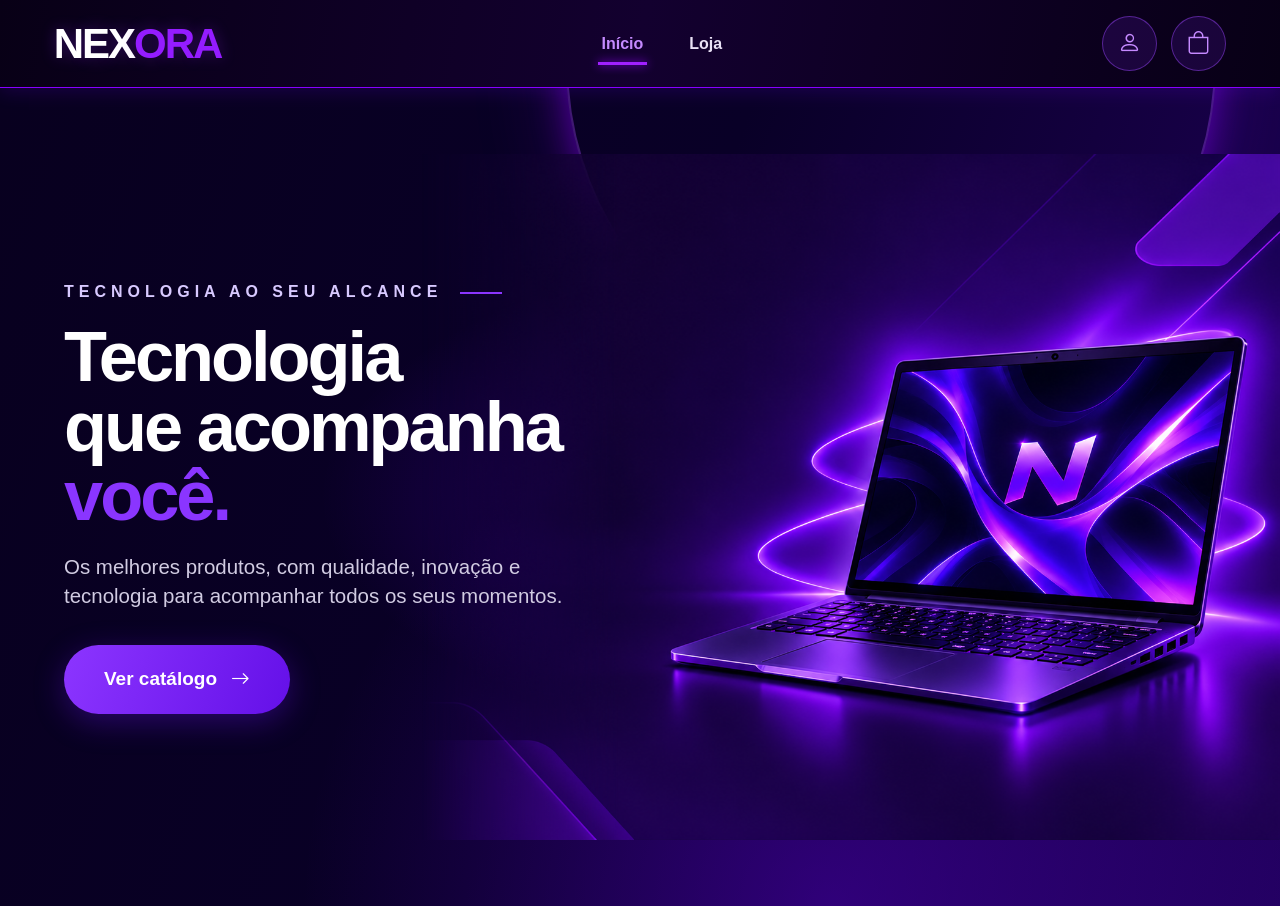
<file: nexora/index.html>
<!DOCTYPE html>
<html lang="pt-br">
<head>
    <meta charset="UTF-8">
    <meta name="viewport" content="width=device-width, initial-scale=1.0">
    <title>NEXORA | Tecnologia ao seu alcance</title>

    <link href="https://cdn.jsdelivr.net/npm/bootstrap@5.3.3/dist/css/bootstrap.min.css" rel="stylesheet">
    <link href="https://cdn.jsdelivr.net/npm/bootstrap-icons@1.11.3/font/bootstrap-icons.min.css" rel="stylesheet">

    <style>
        * {
            margin: 0;
            padding: 0;
            box-sizing: border-box;
        }

        body {
            font-family: Arial, Helvetica, sans-serif;
            overflow-x: hidden;
            background: #080020;
        }

        /* CABEÇALHO NEXORA */

        .navbar-nexora {
            width: 100%;
            min-height: 82px;
            background: linear-gradient(100deg, #080016, #13002f, #080016);
            display: flex;
            align-items: center;
            position: relative;
            z-index: 10;
            padding: 12px 4.2%;
            gap: 25px;
            border-bottom: 1px solid #8700ff;
            box-shadow: 0 3px 18px rgba(112, 0, 255, 0.18);
        }

        .logo-nexora {
            color: #ffffff;
            font-size: 42px;
            font-weight: 900;
            text-decoration: none;
            letter-spacing: -2px;
            white-space: nowrap;
            text-shadow: 0 0 15px rgba(145, 40, 255, 0.3);
            transition: 0.3s;
        }

        .logo-nexora span {
            color: #941cff;
        }

        .logo-nexora:hover {
            color: #d8b5ff;
        }

        .menu-nexora {
            display: flex;
            align-items: center;
            justify-content: center;
            gap: 38px;
            margin: 0 auto;
        }

        .menu-nexora a {
            color: #e9e1f5;
            text-decoration: none;
            font-size: 16px;
            font-weight: 700;
            padding: 12px 4px;
            position: relative;
            transition: 0.3s;
        }

        .menu-nexora a::after {
            content: "";
            position: absolute;
            left: 0;
            bottom: 3px;
            width: 0;
            height: 3px;
            background: #a020ff;
            box-shadow: 0 0 10px #9400ff;
            transition: 0.3s;
        }

        .menu-nexora a:hover,
        .menu-nexora a.ativo {
            color: #c58aff;
        }

        .menu-nexora a:hover::after,
        .menu-nexora a.ativo::after {
            width: 100%;
        }

        .acoes-cabecalho {
            display: flex;
            align-items: center;
            gap: 14px;
        }

        .icone-cabecalho {
            width: 55px;
            height: 55px;
            border-radius: 50%;
            background: rgba(126, 39, 255, 0.15);
            border: 1px solid rgba(158, 72, 255, 0.45);
            color: #c58aff;
            display: flex;
            align-items: center;
            justify-content: center;
            text-decoration: none;
            font-size: 23px;
            transition: 0.3s;
        }

        .icone-cabecalho:hover {
            background: #7100db;
            color: #ffffff;
            border-color: #bd71ff;
            transform: translateY(-3px);
            box-shadow: 0 0 18px rgba(143, 0, 255, 0.6);
        }

        .botao-menu-mobile {
            display: none;
            border: 1px solid #8d28e8;
            background: rgba(126, 39, 255, 0.15);
            color: #c58aff;
            border-radius: 12px;
            padding: 9px 13px;
            font-size: 25px;
        }

        /* BANNER PRINCIPAL */

        .banner-principal {
            min-height: calc(100svh - 82px);
            width: 100%;
            position: relative;
            overflow: hidden;
            display: flex;
            align-items: center;
            background:
                radial-gradient(ellipse at 78% 50%, rgba(105, 0, 255, 0.55), transparent 48%),
                radial-gradient(ellipse at 65% 100%, rgba(91, 0, 210, 0.4), transparent 45%),
                linear-gradient(110deg, #08001f 0%, #090027 48%, #20005c 100%);
        }

        .banner-principal::before {
            content: "";
            position: absolute;
            width: 650px;
            height: 650px;
            right: 5%;
            top: -350px;
            border-radius: 50%;
            border: 2px solid rgba(166, 70, 255, 0.35);
            box-shadow:
                0 0 35px rgba(140, 0, 255, 0.5),
                0 0 90px rgba(140, 0, 255, 0.25);
        }

        .banner-conteudo {
            width: 100%;
            max-width: 1550px;
            margin: 0 auto;
            padding: 65px 5%;
            position: relative;
            z-index: 2;
            display: flex;
            align-items: center;
        }

        .texto-banner {
            width: 49%;
            position: relative;
            z-index: 3;
        }

        .subtitulo-banner {
            color: #d8c9ff;
            font-size: 16px;
            font-weight: 800;
            letter-spacing: 5px;
            margin-bottom: 18px;
        }

        .subtitulo-banner span {
            display: inline-block;
            width: 42px;
            height: 2px;
            background: #8b35ff;
            vertical-align: middle;
            margin-left: 8px;
        }

        .texto-banner h1 {
            color: #ffffff;
            font-size: clamp(48px, 5.5vw, 88px);
            line-height: 0.99;
            font-weight: 900;
            letter-spacing: -3px;
            margin-bottom: 22px;
        }

        .texto-banner h1 span {
            color: #8a35ff;
        }

        .descricao-banner {
            color: #d1cbe2;
            font-size: clamp(17px, 1.6vw, 25px);
            line-height: 1.4;
            max-width: 540px;
            margin-bottom: 35px;
        }

        .botao-catalogo {
            display: inline-flex;
            align-items: center;
            gap: 14px;
            padding: 20px 40px;
            border-radius: 45px;
            background: linear-gradient(110deg, #8c35ff, #6410e8);
            color: #ffffff;
            text-decoration: none;
            font-size: 19px;
            font-weight: 800;
            box-shadow: 0 8px 30px rgba(100, 16, 232, 0.35);
            transition: 0.3s;
        }

        .botao-catalogo:hover {
            color: #ffffff;
            transform: translateY(-4px);
            box-shadow: 0 12px 35px rgba(130, 45, 255, 0.55);
        }

        .imagem-banner {
            position: absolute;
            width: 67%;
            height: 100%;
            right: 0;
            top: 0;
            display: flex;
            align-items: center;
            justify-content: flex-end;
            pointer-events: none;
        }

        .imagem-banner img {
            width: 100%;
            height: 100%;
            object-fit: contain;
            object-position: center right;
            -webkit-mask-image: linear-gradient(to right, transparent 0%, black 23%);
            mask-image: linear-gradient(to right, transparent 0%, black 23%);
        }

        /* TABLETS */

        @media (max-width: 1100px) {
            .navbar-nexora {
                padding: 12px 3%;
                gap: 15px;
            }

            .logo-nexora {
                font-size: 34px;
            }

            .menu-nexora {
                gap: 20px;
            }

            .texto-banner {
                width: 55%;
            }

            .imagem-banner {
                width: 65%;
            }
        }

        /* CELULARES */

        @media (max-width: 800px) {
            .navbar-nexora {
                min-height: 72px;
                justify-content: space-between;
                flex-wrap: wrap;
            }

            .logo-nexora {
                font-size: 32px;
            }

            .botao-menu-mobile {
                display: block;
                order: 3;
            }

            .menu-nexora {
                display: none;
                width: 100%;
                order: 4;
                flex-direction: column;
                gap: 5px;
                padding: 12px 0;
                margin: 0;
            }

            .menu-nexora.aberto {
                display: flex;
            }

            .menu-nexora a {
                width: 100%;
                text-align: center;
                padding: 12px;
            }

            .acoes-cabecalho {
                gap: 8px;
            }

            .icone-cabecalho {
                width: 43px;
                height: 43px;
                font-size: 19px;
            }

            .banner-principal {
                min-height: calc(100svh - 72px);
            }

            .banner-conteudo {
                min-height: calc(100svh - 72px);
                align-items: flex-start;
                padding: 65px 7% 330px;
            }

            .texto-banner {
                width: 100%;
            }

            .subtitulo-banner {
                font-size: 12px;
                letter-spacing: 3px;
            }

            .texto-banner h1 {
                font-size: clamp(43px, 9vw, 65px);
                letter-spacing: -2px;
            }

            .descricao-banner {
                font-size: 17px;
                max-width: 460px;
            }

            .botao-catalogo {
                padding: 16px 28px;
                font-size: 16px;
            }

            .imagem-banner {
                width: 100%;
                height: 48%;
                top: auto;
                bottom: 0;
            }

            .imagem-banner img {
                -webkit-mask-image: linear-gradient(to bottom, transparent 0%, black 25%);
                mask-image: linear-gradient(to bottom, transparent 0%, black 25%);
            }
        }

        @media (max-width: 420px) {
            .logo-nexora {
                font-size: 28px;
            }

            .acoes-cabecalho {
                gap: 6px;
            }

            .icone-cabecalho {
                width: 39px;
                height: 39px;
                font-size: 17px;
            }

            .banner-conteudo {
                padding-left: 6%;
                padding-right: 6%;
                padding-bottom: 270px;
            }

            .texto-banner h1 {
                font-size: 42px;
            }

            .descricao-banner {
                font-size: 15px;
            }

            .imagem-banner {
                height: 40%;
            }
        }
    </style>
</head>

<body>

    <!-- CABEÇALHO -->
    <header class="navbar-nexora">

        <a href="index.html" class="logo-nexora">NEX<span>ORA</span></a>

        <nav class="menu-nexora" id="menuNexora">
            <a href="index.html" class="ativo">Início</a>
            <a href="catalogo.html">Loja</a>
        </nav>

        <div class="acoes-cabecalho">

            <a href="login.html" class="icone-cabecalho" aria-label="Minha conta">
                <i class="bi bi-person"></i>
            </a>

            <a href="carrinho.html" class="icone-cabecalho" aria-label="Carrinho">
                <i class="bi bi-bag"></i>
            </a>

        </div>

        <button class="botao-menu-mobile" id="botaoMenu" aria-label="Abrir menu">
            <i class="bi bi-list"></i>
        </button>

    </header>

    <!-- BANNER PRINCIPAL -->
    <main>

        <section class="banner-principal">

            <div class="banner-conteudo">

                <div class="texto-banner">

                    <p class="subtitulo-banner">
                        TECNOLOGIA AO SEU ALCANCE <span></span>
                    </p>

                    <h1>
                        Tecnologia<br>
                        que acompanha<br>
                        <span>você.</span>
                    </h1>

                    <p class="descricao-banner">
                        Os melhores produtos, com qualidade,
                        inovação e tecnologia para acompanhar
                        todos os seus momentos.
                    </p>

                    <a href="catalogo.html" class="botao-catalogo">
                        Ver catálogo
                        <i class="bi bi-arrow-right"></i>
                    </a>

                </div>

            </div>

            <div class="imagem-banner">
                <img src="logo.png" alt="Notebook tecnológico da NEXORA">
            </div>

        </section>

    </main>

    <script>
        const botaoMenu = document.getElementById("botaoMenu");
        const menuNexora = document.getElementById("menuNexora");

        botaoMenu.addEventListener("click", function () {
            menuNexora.classList.toggle("aberto");

            const icone = botaoMenu.querySelector("i");

            if (menuNexora.classList.contains("aberto")) {
                icone.classList.remove("bi-list");
                icone.classList.add("bi-x-lg");
            } else {
                icone.classList.remove("bi-x-lg");
                icone.classList.add("bi-list");
            }
        });
    </script>

</body>
</html>
</file>
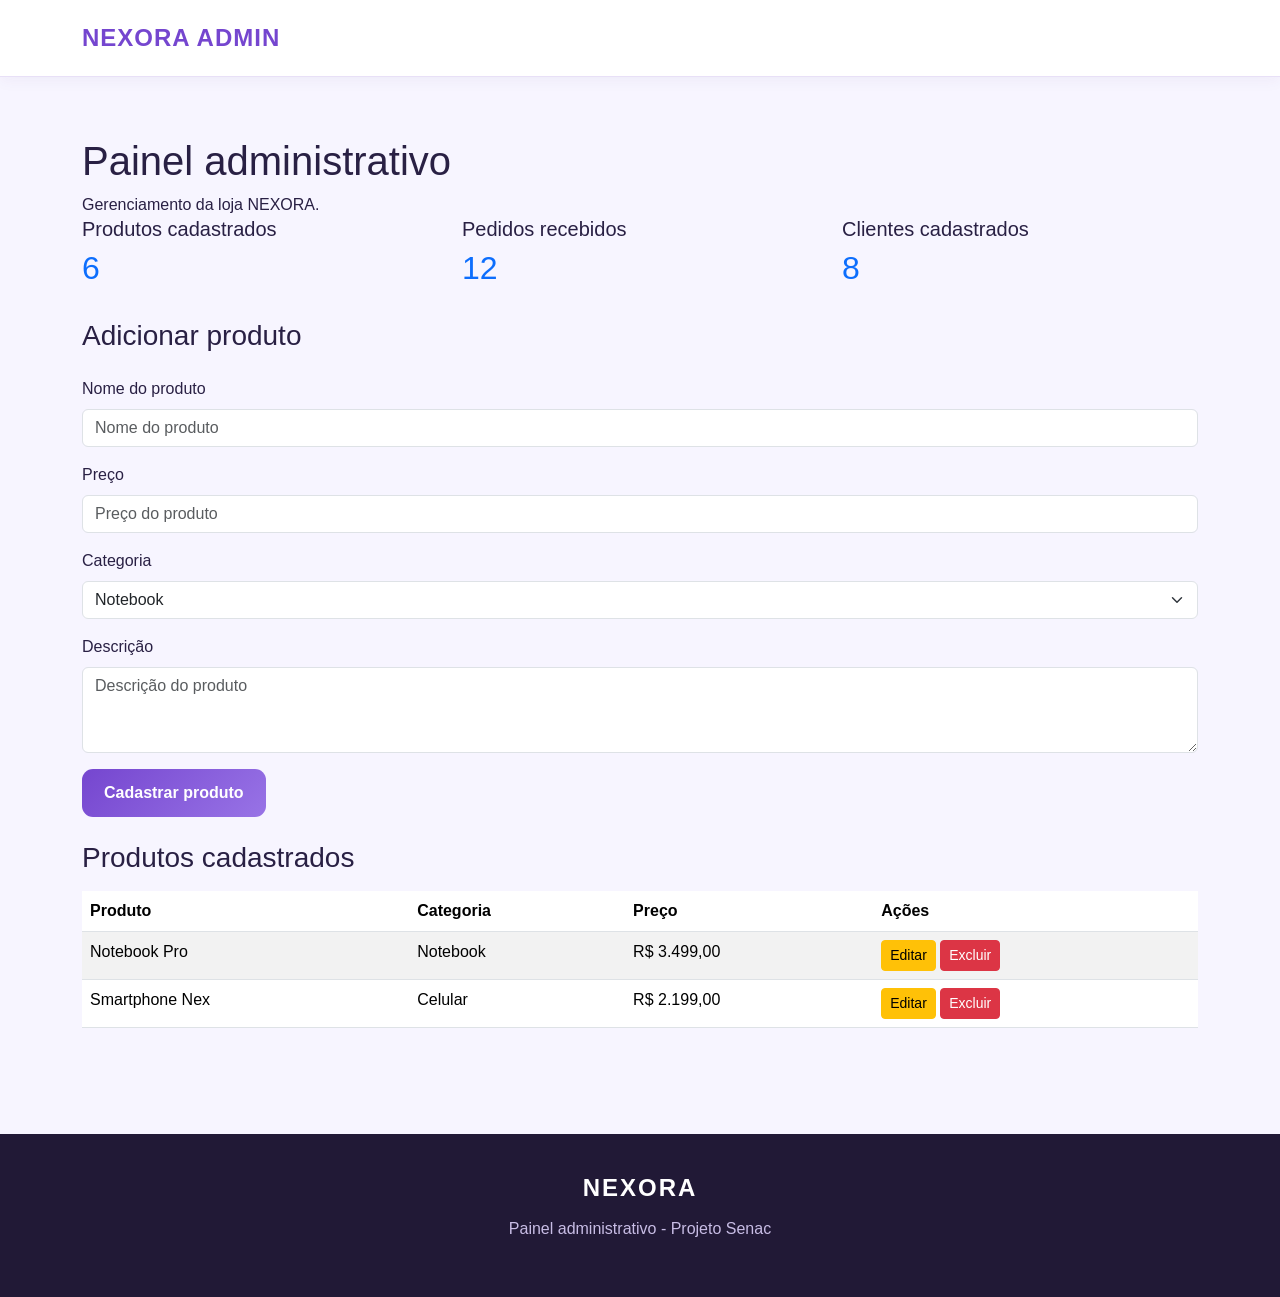
<file: nexora/admin.html>
<!DOCTYPE html>
<html lang="pt-br">
<head>
    <meta charset="UTF-8">
    <meta name="viewport" content="width=device-width, initial-scale=1.0">

    <title>Painel administrativo | NEXORA</title>

    <link href="https://cdn.jsdelivr.net/npm/bootstrap@5.3.3/dist/css/bootstrap.min.css" rel="stylesheet">
    <link rel="stylesheet" href="style.css">
</head>

<body>

    <nav class="navbar navbar-dark navbar-nexora">
        <div class="container">
            <a class="navbar-brand fw-bold" href="index.html">NEXORA ADMIN</a>
            <a class="nav-link text-white" href="index.html">Voltar ao site</a>
        </div>
    </nav>

    <main class="container secao">

        <div class="admin-titulo">
            <h1>Painel administrativo</h1>
            <p class="mb-0">Gerenciamento da loja NEXORA.</p>
        </div>

        <div class="row g-4 mb-4">

            <div class="col-md-4">
                <div class="admin-card">
                    <h5>Produtos cadastrados</h5>
                    <h2 class="text-primary">6</h2>
                </div>
            </div>

            <div class="col-md-4">
                <div class="admin-card">
                    <h5>Pedidos recebidos</h5>
                    <h2 class="text-primary">12</h2>
                </div>
            </div>

            <div class="col-md-4">
                <div class="admin-card">
                    <h5>Clientes cadastrados</h5>
                    <h2 class="text-primary">8</h2>
                </div>
            </div>

        </div>

        <div class="admin-card mb-4">
            <h3>Adicionar produto</h3>

            <form action="#" method="post">

                <label class="form-label mt-3">Nome do produto</label>
                <input type="text" class="form-control" placeholder="Nome do produto">

                <label class="form-label mt-3">Preço</label>
                <input type="number" class="form-control" placeholder="Preço do produto">

                <label class="form-label mt-3">Categoria</label>
                <select class="form-select">
                    <option>Notebook</option>
                    <option>Celular</option>
                </select>

                <label class="form-label mt-3">Descrição</label>
                <textarea class="form-control" rows="3" placeholder="Descrição do produto"></textarea>

                <button type="submit" class="btn btn-nexora mt-3">
                    Cadastrar produto
                </button>

            </form>
        </div>

        <div class="admin-card">
            <h3>Produtos cadastrados</h3>

            <div class="table-responsive mt-3">
                <table class="table table-striped">
                    <thead>
                        <tr>
                            <th>Produto</th>
                            <th>Categoria</th>
                            <th>Preço</th>
                            <th>Ações</th>
                        </tr>
                    </thead>

                    <tbody>
                        <tr>
                            <td>Notebook Pro</td>
                            <td>Notebook</td>
                            <td>R$ 3.499,00</td>
                            <td>
                                <button class="btn btn-sm btn-warning">Editar</button>
                                <button class="btn btn-sm btn-danger">Excluir</button>
                            </td>
                        </tr>

                        <tr>
                            <td>Smartphone Nex</td>
                            <td>Celular</td>
                            <td>R$ 2.199,00</td>
                            <td>
                                <button class="btn btn-sm btn-warning">Editar</button>
                                <button class="btn btn-sm btn-danger">Excluir</button>
                            </td>
                        </tr>
                    </tbody>
                </table>
            </div>
        </div>

    </main>

    <footer class="rodape">
        <div class="container text-center">
            <h4>NEXORA</h4>
            <p>Painel administrativo - Projeto Senac</p>
        </div>
    </footer>

    <script src="https://cdn.jsdelivr.net/npm/bootstrap@5.3.3/dist/js/bootstrap.bundle.min.js"></script>

</body>
</html>
</file>
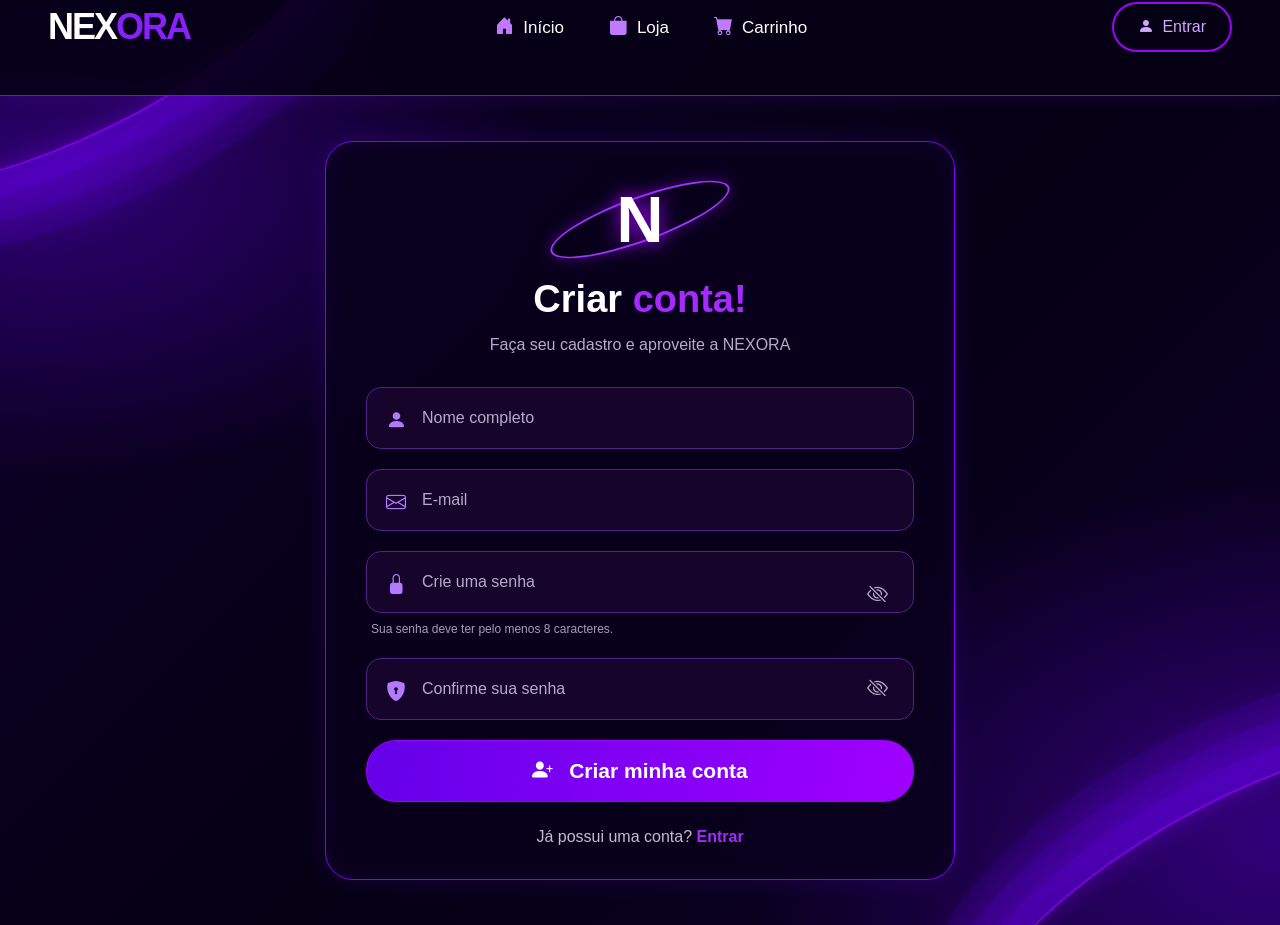
<file: nexora/cadastro.html>
<!DOCTYPE html>
<html lang="pt-br">
<head>
    <meta charset="UTF-8">
    <meta name="viewport" content="width=device-width, initial-scale=1.0">

    <title>Cadastro | NEXORA</title>

    <link href="https://cdn.jsdelivr.net/npm/bootstrap@5.3.3/dist/css/bootstrap.min.css" rel="stylesheet">
    <link rel="stylesheet" href="style.css">
    <link rel="stylesheet" href="https://cdn.jsdelivr.net/npm/bootstrap-icons@1.11.3/font/bootstrap-icons.min.css">

    <style>
        * {
            box-sizing: border-box;
        }

        body {
            margin: 0;
            min-height: 100vh;
            background: #080016;
            color: #fff;
            font-family: Arial, sans-serif;
        }

        .cadastro-page {
            min-height: 100vh;
            position: relative;
            overflow: hidden;
            display: flex;
            flex-direction: column;
            background:
                radial-gradient(ellipse at 5% 20%, rgba(105, 0, 255, .35), transparent 28%),
                radial-gradient(ellipse at 100% 90%, rgba(105, 0, 255, .38), transparent 30%),
                linear-gradient(135deg, #10002b, #050014 55%, #10002b);
        }

        .cadastro-page::before,
        .cadastro-page::after {
            content: "";
            position: absolute;
            width: 650px;
            height: 260px;
            border: 2px solid rgba(145, 0, 255, .8);
            border-radius: 50%;
            transform: rotate(-28deg);
            pointer-events: none;
            filter: drop-shadow(0 0 12px #8500ff);
        }

        .cadastro-page::before {
            top: -130px;
            left: -250px;
            box-shadow:
                0 25px 0 rgba(100, 0, 255, .15),
                0 50px 0 rgba(100, 0, 255, .12),
                0 75px 0 rgba(100, 0, 255, .10);
        }

        .cadastro-page::after {
            right: -300px;
            bottom: -130px;
            box-shadow:
                0 -25px 0 rgba(100, 0, 255, .15),
                0 -50px 0 rgba(100, 0, 255, .12),
                0 -75px 0 rgba(100, 0, 255, .10);
        }

        .cadastro-navbar {
            position: relative;
            z-index: 2;
            min-height: 96px;
            border-bottom: 1px solid #8300ff;
            background: rgba(5, 0, 20, .88);
            box-shadow: 0 2px 15px rgba(125, 0, 255, .15);
        }

        .cadastro-brand {
            color: #fff;
            font-size: 36px;
            font-weight: 800;
            letter-spacing: -2px;
            text-decoration: none;
        }

        .cadastro-brand span {
            color: #8b20ff;
        }

        .cadastro-nav-links {
            display: flex;
            align-items: center;
            gap: 45px;
        }

        .cadastro-nav-links a {
            color: #fff;
            text-decoration: none;
            font-size: 17px;
            transition: .3s;
        }

        .cadastro-nav-links a:hover {
            color: #bd83ff;
        }

        .cadastro-nav-links i {
            color: #c17aff;
            margin-right: 9px;
            font-size: 19px;
        }

        .cadastro-enter-link {
            border: 2px solid #a000ff;
            border-radius: 30px;
            padding: 11px 24px;
            color: #d4a5ff;
            text-decoration: none;
            transition: .3s;
        }

        .cadastro-enter-link:hover {
            background: #7900e8;
            color: white;
            box-shadow: 0 0 18px #7900e8;
        }

        .cadastro-content {
            flex: 1;
            position: relative;
            z-index: 1;
            display: flex;
            align-items: center;
            justify-content: center;
            padding: 45px 20px;
        }

        .cadastro-card {
            width: 100%;
            max-width: 630px;
            padding: 30px 40px;
            border: 1px solid #8500ff;
            border-radius: 28px;
            background: rgba(9, 0, 28, .88);
            box-shadow:
                0 0 25px rgba(112, 0, 255, .18),
                inset 0 0 25px rgba(112, 0, 255, .08);
        }

        .cadastro-symbol {
            width: 115px;
            height: 95px;
            margin: 0 auto 8px;
            display: flex;
            align-items: center;
            justify-content: center;
            position: relative;
        }

        .cadastro-symbol::before {
            content: "";
            position: absolute;
            width: 190px;
            height: 45px;
            border: 2px solid #9d35ff;
            border-radius: 50%;
            transform: rotate(-20deg);
            box-shadow: 0 0 15px rgba(153, 0, 255, .4);
        }

        .cadastro-symbol span {
            position: relative;
            z-index: 1;
            color: #fff;
            font-size: 65px;
            font-weight: 900;
            text-shadow: 0 0 20px #a000ff;
        }

        .cadastro-title {
            text-align: center;
            font-size: 38px;
            font-weight: 800;
            margin: 10px 0;
        }

        .cadastro-title span {
            color: #a52aff;
        }

        .cadastro-subtitle {
            text-align: center;
            color: #b9a9ce;
            font-size: 16px;
            margin-bottom: 30px;
        }

        .cadastro-field {
            position: relative;
            margin-bottom: 20px;
        }

        .cadastro-field > i {
            position: absolute;
            left: 20px;
            top: 19px;
            color: #b17aff;
            font-size: 20px;
            z-index: 1;
        }

        .cadastro-input {
            width: 100%;
            height: 62px;
            padding: 0 55px;
            border: 1px solid #54218a;
            border-radius: 15px;
            outline: none;
            background: rgba(25, 5, 48, .8);
            color: white;
            font-size: 16px;
            transition: .3s;
        }

        .cadastro-input::placeholder {
            color: #b7abc9;
        }

        .cadastro-input:focus {
            border-color: #b13cff;
            box-shadow: 0 0 15px rgba(153, 0, 255, .35);
            background: rgba(42, 5, 80, .75);
            color: white;
        }

        .cadastro-password-toggle {
            position: absolute;
            right: 20px;
            top: 50%;
            transform: translateY(-50%);
            border: none;
            background: transparent;
            color: #b7abc9;
            font-size: 21px;
            cursor: pointer;
        }

        .cadastro-password-toggle:hover {
            color: #d7aaff;
        }

        .cadastro-hint {
            display: block;
            color: #a99bbd;
            font-size: 12px;
            margin: 7px 0 0 5px;
        }

        .cadastro-message {
            color: #ffb5b5;
        }

        .cadastro-button {
            width: 100%;
            height: 62px;
            border: 1px solid #a000ff;
            border-radius: 30px;
            background: linear-gradient(100deg, #6500e9, #a000ff);
            color: white;
            font-size: 21px;
            font-weight: 700;
            transition: .3s;
        }

        .cadastro-button:hover {
            transform: translateY(-2px);
            box-shadow: 0 0 22px rgba(151, 0, 255, .65);
            background: linear-gradient(100deg, #7900ff, #b52cff);
        }

        .cadastro-button i {
            margin-right: 10px;
        }

        .cadastro-login-link {
            text-align: center;
            margin-top: 23px;
            margin-bottom: 0;
            color: #c3bbd1;
        }

        .cadastro-login-link a {
            color: #a52aff;
            text-decoration: none;
            font-weight: 600;
        }

        .cadastro-login-link a:hover {
            color: #d4a5ff;
            text-decoration: underline;
        }

        @media (max-width: 768px) {
            .cadastro-navbar {
                padding: 15px 0;
            }

            .cadastro-brand {
                font-size: 28px;
            }

            .cadastro-nav-links {
                gap: 15px;
                margin-top: 15px;
                justify-content: center;
                flex-wrap: wrap;
            }

            .cadastro-nav-links a {
                font-size: 14px;
            }

            .cadastro-enter-link {
                display: none;
            }

            .cadastro-card {
                padding: 25px 20px;
            }

            .cadastro-title {
                font-size: 30px;
            }

            .cadastro-subtitle {
                font-size: 15px;
            }

            .cadastro-input {
                height: 56px;
                font-size: 15px;
            }
        }
    </style>
</head>

<body>

<div class="cadastro-page">

    <nav class="cadastro-navbar">
        <div class="container-fluid px-4 px-lg-5 d-flex align-items-center justify-content-between flex-wrap">

            <a href="index.html" class="cadastro-brand">
                NEX<span>ORA</span>
            </a>

            <div class="cadastro-nav-links">
                <a href="index.html">
                    <i class="bi bi-house-door-fill"></i>Início
                </a>

                <a href="catalogo.html">
                    <i class="bi bi-bag-fill"></i>Loja
                </a>

                <a href="carrinho.html">
                    <i class="bi bi-cart-fill"></i>Carrinho
                </a>
            </div>

            <a href="login.html" class="cadastro-enter-link">
                <i class="bi bi-person-fill me-2"></i>Entrar
            </a>

        </div>
    </nav>

    <main class="cadastro-content">

        <div class="cadastro-card">

            <div class="cadastro-symbol">
                <span>N</span>
            </div>

            <h1 class="cadastro-title">
                Criar <span>conta!</span>
            </h1>

            <p class="cadastro-subtitle">
                Faça seu cadastro e aproveite a NEXORA
            </p>

            <form id="formCadastro">

                <div class="cadastro-field">
                    <i class="bi bi-person-fill"></i>

                    <input
                        type="text"
                        class="cadastro-input"
                        id="nomeCadastro"
                        placeholder="Nome completo"
                        autocomplete="name"
                        required
                    >
                </div>

                <div class="cadastro-field">
                    <i class="bi bi-envelope"></i>

                    <input
                        type="email"
                        class="cadastro-input"
                        id="emailCadastro"
                        placeholder="E-mail"
                        autocomplete="email"
                        required
                    >
                </div>

                <div class="cadastro-field">
                    <i class="bi bi-lock-fill"></i>

                    <input
                        type="password"
                        class="cadastro-input"
                        id="senhaCadastro"
                        placeholder="Crie uma senha"
                        minlength="8"
                        autocomplete="new-password"
                        required
                    >

                    <button
                        type="button"
                        class="cadastro-password-toggle"
                        data-target="senhaCadastro"
                        aria-label="Mostrar senha"
                    >
                        <i class="bi bi-eye-slash"></i>
                    </button>

                    <small class="cadastro-hint">
                        Sua senha deve ter pelo menos 8 caracteres.
                    </small>
                </div>

                <div class="cadastro-field">
                    <i class="bi bi-shield-lock-fill"></i>

                    <input
                        type="password"
                        class="cadastro-input"
                        id="confirmarSenha"
                        placeholder="Confirme sua senha"
                        autocomplete="new-password"
                        required
                    >

                    <button
                        type="button"
                        class="cadastro-password-toggle"
                        data-target="confirmarSenha"
                        aria-label="Mostrar senha"
                    >
                        <i class="bi bi-eye-slash"></i>
                    </button>
                </div>

                <div id="mensagemCadastro" class="cadastro-message mb-3"></div>

                <button type="submit" class="cadastro-button">
                    <i class="bi bi-person-plus-fill"></i>
                    Criar minha conta
                </button>

            </form>

            <p class="cadastro-login-link">
                Já possui uma conta?
                <a href="login.html">Entrar</a>
            </p>

        </div>

    </main>

</div>

<script src="https://cdn.jsdelivr.net/npm/bootstrap@5.3.3/dist/js/bootstrap.bundle.min.js"></script>
<script src="script.js"></script>

<script>
    document.querySelectorAll(".cadastro-password-toggle").forEach(function(botao) {

        botao.addEventListener("click", function() {

            const campo = document.getElementById(botao.dataset.target);
            const senhaVisivel = campo.type === "text";

            campo.type = senhaVisivel ? "password" : "text";

            botao.innerHTML = senhaVisivel
                ? '<i class="bi bi-eye-slash"></i>'
                : '<i class="bi bi-eye"></i>';

            botao.setAttribute(
                "aria-label",
                senhaVisivel ? "Mostrar senha" : "Ocultar senha"
            );

        });

    });
</script>

</body>
</html>
</file>
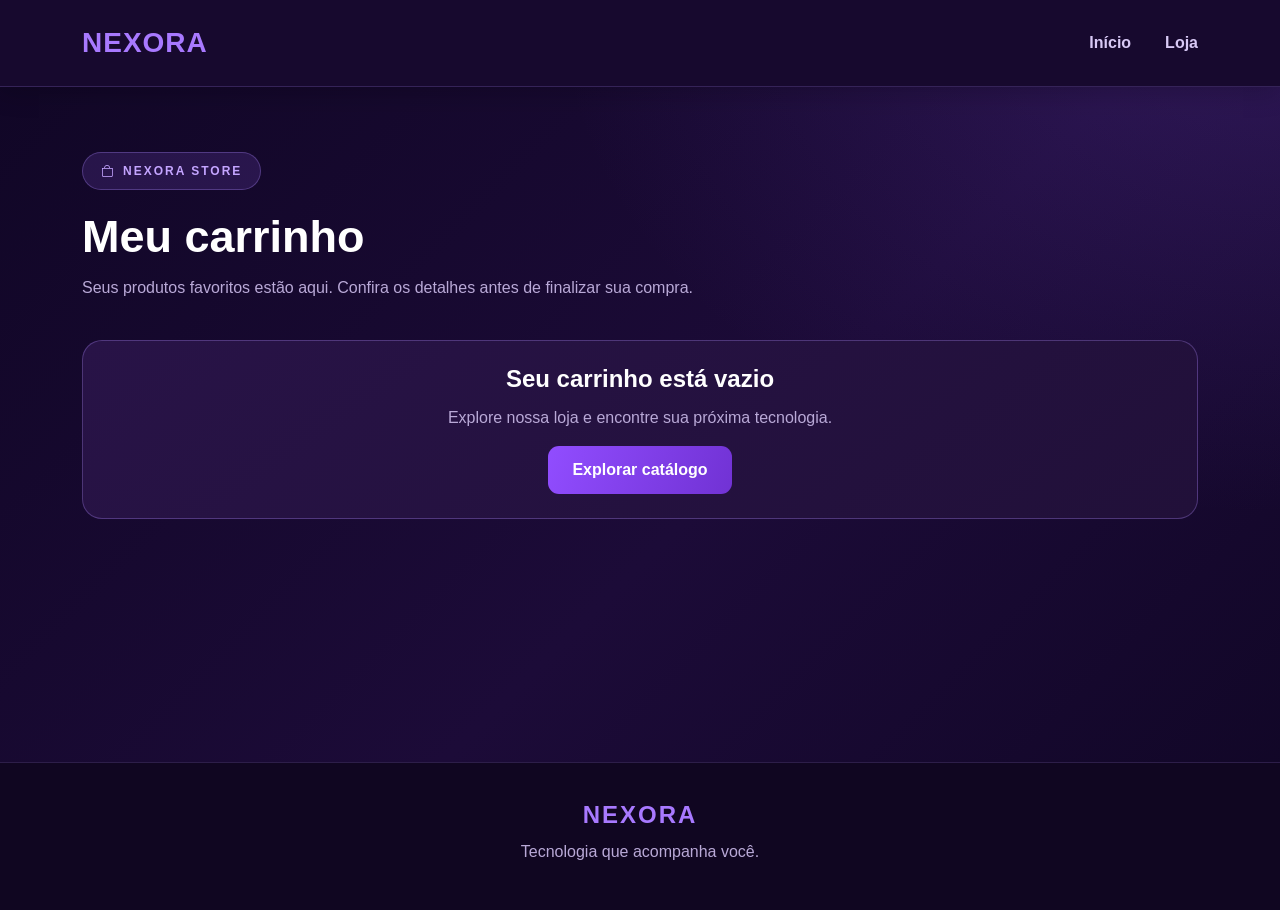
<file: nexora/carrinho.html>
<!DOCTYPE html>
<html lang="pt-br">

<head>
    <meta charset="UTF-8">
    <meta name="viewport" content="width=device-width, initial-scale=1.0">

    <title>Carrinho | NEXORA</title>

    <link href="https://cdn.jsdelivr.net/npm/bootstrap@5.3.3/dist/css/bootstrap.min.css"
        rel="stylesheet">

    <link href="https://cdn.jsdelivr.net/npm/bootstrap-icons@1.11.3/font/bootstrap-icons.min.css"
        rel="stylesheet">

    <style>
        * {
            box-sizing: border-box;
        }

        body {
            margin: 0;
            font-family: Arial, sans-serif;
            background:
                radial-gradient(ellipse at top right, rgba(117, 70, 207, 0.22), transparent 40%),
                linear-gradient(135deg, #100625, #1c0b38 55%, #100625);
            color: #ffffff;
            min-height: 100vh;
        }

        /* CABEÇALHO */

        .navbar-nexora {
            background: #17092e;
            padding: 17px 0;
            border-bottom: 1px solid rgba(177, 139, 255, 0.2);
            box-shadow: 0 5px 25px rgba(0, 0, 0, 0.2);
        }

        .navbar-nexora .navbar-brand {
            color: #a879ff;
            font-size: 28px;
            font-weight: 900;
            letter-spacing: 1px;
            transition: 0.3s;
        }

        .navbar-nexora .navbar-brand:hover {
            color: #c5a4ff;
        }

        .navbar-nexora .nav-link {
            color: #d8c9f5;
            font-weight: 600;
            margin-left: 18px;
            transition: 0.3s;
        }

        .navbar-nexora .nav-link:hover {
            color: #a879ff;
        }

        /* ÁREA PRINCIPAL */

        .carrinho-main {
            padding-top: 65px;
            padding-bottom: 90px;
            min-height: 75vh;
        }

        .carrinho-etiqueta {
            display: inline-flex;
            align-items: center;
            gap: 8px;
            padding: 9px 18px;
            border-radius: 30px;
            background: rgba(137, 91, 225, 0.18);
            border: 1px solid rgba(177, 139, 255, 0.3);
            color: #c4a5ff;
            font-size: 12px;
            font-weight: 800;
            letter-spacing: 2px;
            margin-bottom: 20px;
        }

        .carrinho-titulo {
            font-size: clamp(32px, 5vw, 45px);
            font-weight: 900;
            color: #ffffff;
            margin-bottom: 12px;
        }

        .carrinho-subtitulo {
            color: #b9a9d7;
            font-size: 16px;
            margin-bottom: 40px;
        }

        /* LISTA DE PRODUTOS */

        #carrinhoProdutos {
            width: 100%;
        }

        #carrinhoProdutos .card {
            border: 1px solid rgba(177, 139, 255, 0.2) !important;
            border-radius: 20px !important;
            background: linear-gradient(135deg, #281347, #211039) !important;
            color: #ffffff !important;
            box-shadow: 0 12px 30px rgba(0, 0, 0, 0.2) !important;
            margin-bottom: 22px !important;
            overflow: hidden;
            transition: 0.3s;
        }

        #carrinhoProdutos .card:hover {
            transform: translateY(-4px);
            border-color: rgba(177, 139, 255, 0.55) !important;
            box-shadow: 0 15px 35px rgba(87, 42, 160, 0.22) !important;
        }

        #carrinhoProdutos .card-body {
            padding: 27px;
        }

        #carrinhoProdutos h5 {
            color: #ffffff !important;
            font-size: 19px;
            font-weight: 800;
            margin-bottom: 12px;
        }

        #carrinhoProdutos p,
        #carrinhoProdutos .text-muted {
            color: #b9a9d7 !important;
        }

        #carrinhoProdutos strong {
            color: #c5a4ff;
        }

        /* CONTROLES DE QUANTIDADE */

        #carrinhoProdutos .btn-outline-secondary {
            background: rgba(137, 91, 225, 0.12);
            border: 1px solid #8055c8;
            color: #d8c5ff;
            border-radius: 9px;
            min-width: 38px;
            transition: 0.3s;
        }

        #carrinhoProdutos .btn-outline-secondary:hover {
            background: #7546cf;
            color: #ffffff;
        }

        /* REMOVER PRODUTO */

        #carrinhoProdutos .btn-outline-danger {
            background: rgba(220, 65, 115, 0.08);
            border: 1px solid rgba(230, 100, 145, 0.5);
            color: #ff9ab9;
            border-radius: 9px;
            padding: 8px 13px;
            transition: 0.3s;
        }

        #carrinhoProdutos .btn-outline-danger:hover {
            background: #b93667;
            color: #ffffff;
        }

        /* RESUMO DA COMPRA */

        #resumoCarrinho {
            background: linear-gradient(145deg, #301752, #241039) !important;
            border: 1px solid rgba(177, 139, 255, 0.3) !important;
            border-radius: 22px !important;
            padding: 10px;
            box-shadow: 0 15px 40px rgba(0, 0, 0, 0.25) !important;
            color: #ffffff;
        }

        #resumoCarrinho .card-body {
            padding: 28px;
        }

        #resumoCarrinho h4 {
            color: #ffffff;
            font-weight: 800;
            font-size: 22px;
            margin-bottom: 25px;
        }

        #resumoCarrinho span {
            color: #c9b9e8;
        }

        #subtotalCarrinho {
            color: #ffffff;
            font-weight: 700;
        }

        #totalCarrinho {
            color: #b58aff !important;
            font-weight: 900;
        }

        #resumoCarrinho hr {
            border-color: rgba(190, 160, 255, 0.25);
            opacity: 1;
        }

        /* BOTÕES DO RESUMO */

        #resumoCarrinho .btn-primary {
            background: linear-gradient(110deg, #914dff, #7132d4);
            border: none;
            border-radius: 12px;
            padding: 14px 22px;
            color: #ffffff;
            font-weight: 800;
            transition: 0.3s;
        }

        #resumoCarrinho .btn-primary:hover {
            background: linear-gradient(110deg, #a66bff, #8145e5);
            transform: translateY(-3px);
            box-shadow: 0 8px 22px rgba(130, 65, 230, 0.35);
        }

        #resumoCarrinho .btn-outline-secondary {
            border: 1px solid #9269d2;
            border-radius: 12px;
            padding: 14px 22px;
            color: #d7c5ff;
            font-weight: 700;
            transition: 0.3s;
        }

        #resumoCarrinho .btn-outline-secondary:hover {
            background: rgba(137, 91, 225, 0.2);
            color: #ffffff;
        }

        #resumoCarrinho .text-muted {
            color: #aa98cb !important;
        }

        /* CARRINHO VAZIO */

        #carrinhoProdutos .alert {
            background: linear-gradient(145deg, #281347, #211039);
            border: 1px solid rgba(177, 139, 255, 0.3) !important;
            border-radius: 20px;
            padding: 40px 25px;
            color: #d8c9f5;
            text-align: center;
        }

        #carrinhoProdutos .alert h4 {
            color: #ffffff;
            font-weight: 800;
            margin-bottom: 12px;
        }

        #carrinhoProdutos .alert .btn-primary {
            background: linear-gradient(110deg, #914dff, #7132d4);
            border: none;
            border-radius: 11px;
            padding: 12px 24px;
            color: #ffffff;
            font-weight: 700;
        }

        /* RODAPÉ */

        .carrinho-footer {
            background: #100621;
            border-top: 1px solid rgba(177, 139, 255, 0.18);
            color: #c8b8e9;
            text-align: center;
            padding: 38px 0;
        }

        .carrinho-footer h4 {
            color: #a879ff;
            font-weight: 900;
            letter-spacing: 2px;
            margin-bottom: 10px;
        }

        .carrinho-footer p {
            color: #b9a9d7;
            margin-bottom: 8px;
        }

        .carrinho-footer small {
            color: #85739f;
        }

        /* RESPONSIVIDADE */

        @media (max-width: 768px) {
            .carrinho-main {
                padding-top: 45px;
            }

            .carrinho-titulo {
                font-size: 32px;
            }

            #carrinhoProdutos .card-body {
                padding: 20px;
            }

            #resumoCarrinho .card-body {
                padding: 22px;
            }

            #resumoCarrinho .btn {
                width: 100%;
                margin-bottom: 10px;
            }

            .navbar-nexora .nav-link {
                margin-left: 5px;
                font-size: 14px;
            }
        }

        @media (max-width: 420px) {
            .navbar-nexora .navbar-brand {
                font-size: 23px;
            }

            .navbar-nexora .nav-link {
                margin-left: 2px;
                font-size: 13px;
            }

            .carrinho-subtitulo {
                font-size: 14px;
            }
        }
    </style>
</head>

<body>

    <!-- CABEÇALHO -->
    <nav class="navbar navbar-expand-lg navbar-nexora">
        <div class="container">

            <a class="navbar-brand" href="index.html">
                NEXORA
            </a>

            <div class="d-flex gap-3">
                <a class="nav-link" href="index.html">
                    Início
                </a>

                <a class="nav-link" href="catalogo.html">
                    Loja
                </a>
            </div>

        </div>
    </nav>

    <!-- CARRINHO -->
    <main class="container carrinho-main">

        <span class="carrinho-etiqueta">
            <i class="bi bi-bag"></i>
            NEXORA STORE
        </span>

        <h1 class="carrinho-titulo">
            Meu carrinho
        </h1>

        <p class="carrinho-subtitulo">
            Seus produtos favoritos estão aqui. Confira os detalhes antes de finalizar sua compra.
        </p>

        <!-- PRODUTOS ADICIONADOS PELO JAVASCRIPT -->
        <div id="carrinhoProdutos"></div>

        <!-- RESUMO DA COMPRA -->
        <div id="resumoCarrinho" class="card mt-4 d-none">

            <div class="card-body">

                <h4>
                    <i class="bi bi-receipt me-2"></i>
                    Resumo da compra
                </h4>

                <div class="d-flex justify-content-between mb-3">
                    <span>Subtotal:</span>

                    <strong id="subtotalCarrinho">
                        R$ 0,00
                    </strong>
                </div>

                <hr>

                <div class="d-flex justify-content-between align-items-center mb-4">

                    <strong class="fs-5 text-white">
                        Total
                    </strong>

                    <span id="totalCarrinho" class="fs-3">
                        R$ 0,00
                    </span>

                </div>

                <div class="d-flex flex-wrap gap-2">

                    <a href="checkout.html" class="btn btn-primary btn-lg">
                        Finalizar compra
                        <i class="bi bi-arrow-right ms-2"></i>
                    </a>

                    <a href="catalogo.html" class="btn btn-outline-secondary btn-lg">
                        <i class="bi bi-cart-plus me-2"></i>
                        Continuar comprando
                    </a>

                </div>

                <p class="text-muted small mt-4 mb-0">
                    <i class="bi bi-shield-check me-1"></i>
                    Confira seus produtos antes de confirmar o pedido.
                </p>

            </div>

        </div>

    </main>

    <!-- RODAPÉ -->
    <footer class="carrinho-footer">
        <div class="container">

            <h4>NEXORA</h4>

            <p>Tecnologia que acompanha você.</p>

            <small></small>

        </div>
    </footer>

    <script src="https://cdn.jsdelivr.net/npm/bootstrap@5.3.3/dist/js/bootstrap.bundle.min.js"></script>

    <script src="script.js"></script>

</body>

</html>
</file>
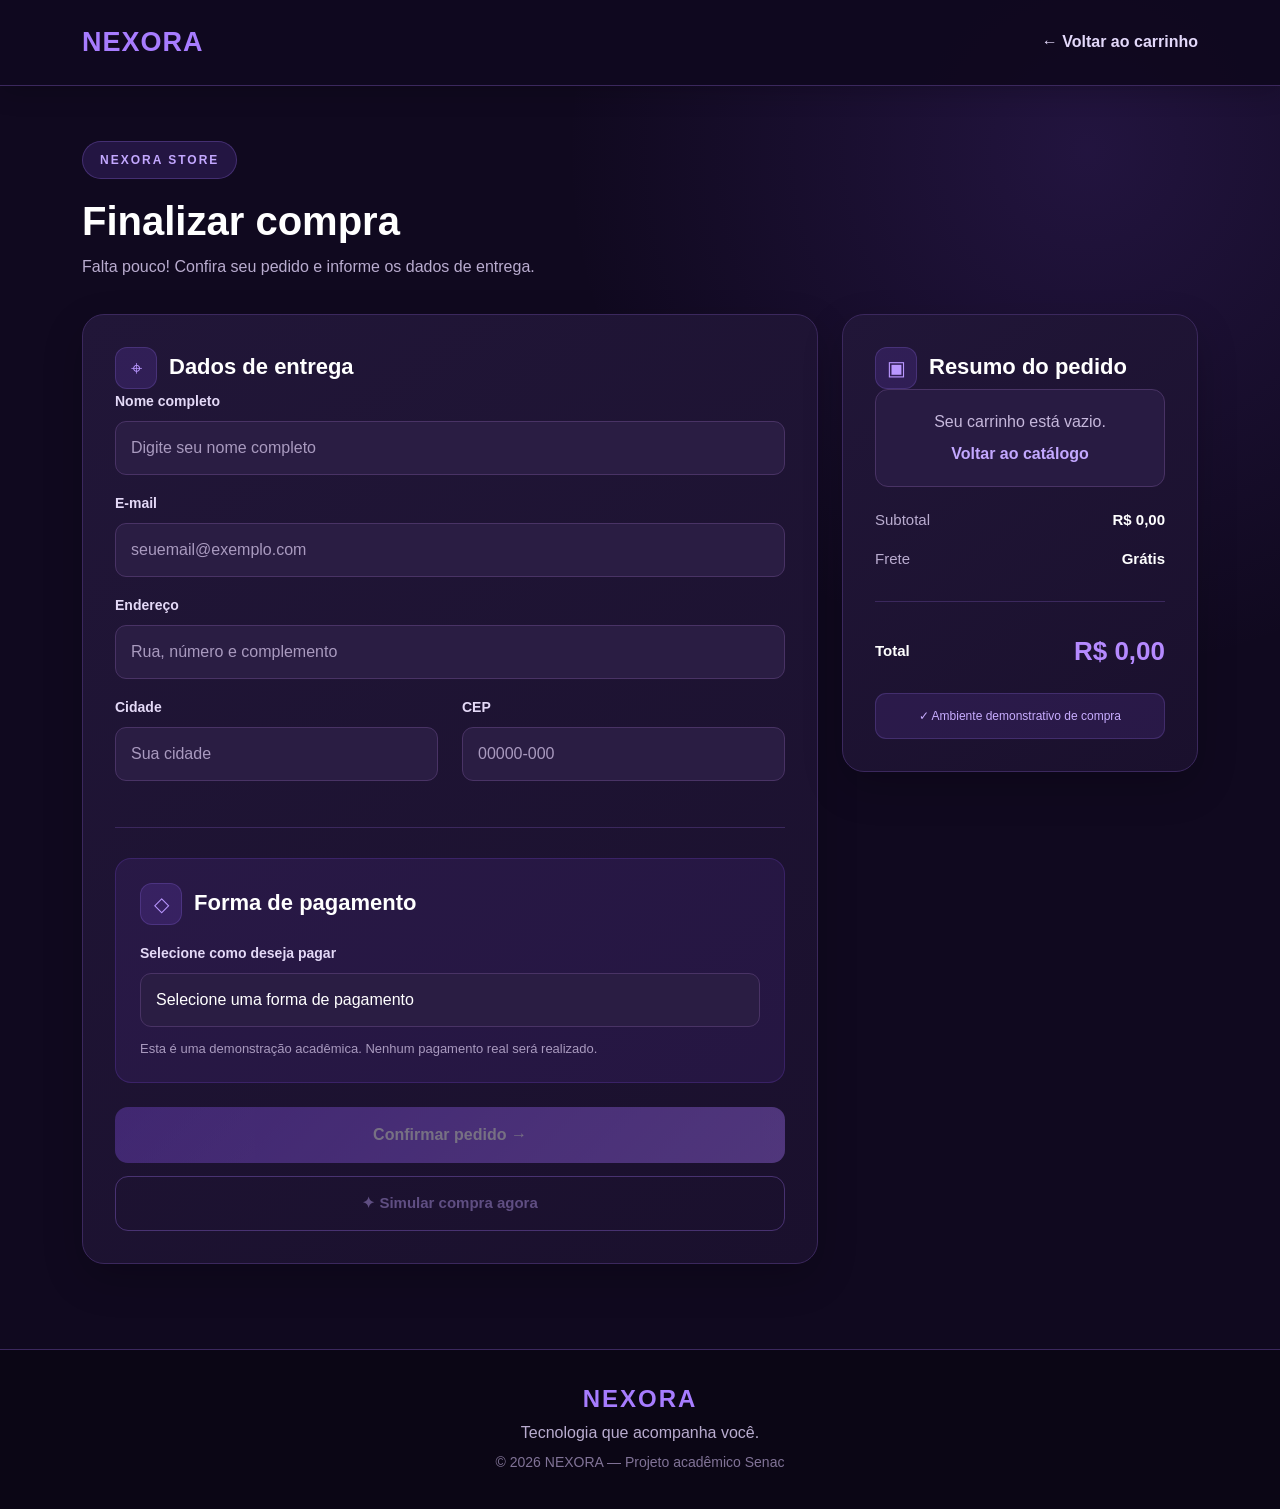
<file: nexora/checkout.html>
<!DOCTYPE html>
<html lang="pt-br">

<head>
    <meta charset="UTF-8">
    <meta name="viewport" content="width=device-width, initial-scale=1.0">

    <title>Finalizar compra | NEXORA</title>

    <link href="https://cdn.jsdelivr.net/npm/bootstrap@5.3.3/dist/css/bootstrap.min.css" rel="stylesheet">
    <link rel="stylesheet" href="style.css">

    <style>
        :root {
            --roxo: #7546cf;
            --roxo-claro: #9b70ed;
            --roxo-escuro: #160b2b;
            --fundo: #10091f;
            --card: #1e1433;
            --card-claro: #281b42;
            --texto: #ffffff;
            --texto-secundario: #b9accf;
            --borda: #3b285d;
        }

        * {
            box-sizing: border-box;
        }

        body {
            margin: 0;
            background:
                radial-gradient(circle at 85% 10%, rgba(117, 70, 207, 0.18), transparent 30%),
                var(--fundo);
            color: var(--texto);
            font-family: Arial, sans-serif;
        }

        /* MENU */

        .navbar-nexora {
            background: rgba(16, 9, 31, 0.97) !important;
            padding: 17px 0;
            border-bottom: 1px solid var(--borda);
            box-shadow: 0 5px 25px rgba(0, 0, 0, 0.2);
        }

        .navbar-nexora .navbar-brand {
            color: #a77cff !important;
            font-size: 27px;
            font-weight: 900;
            letter-spacing: 1px;
        }

        .navbar-nexora .nav-link {
            color: #e3d8fa !important;
            font-weight: 600;
            transition: 0.3s;
        }

        .navbar-nexora .nav-link:hover {
            color: #a77cff !important;
        }

        /* CONTEÚDO */

        .checkout-main {
            padding-top: 55px;
            padding-bottom: 85px;
            min-height: 75vh;
        }

        .checkout-etiqueta {
            display: inline-block;
            padding: 9px 17px;
            background: rgba(117, 70, 207, 0.2);
            border: 1px solid rgba(167, 124, 255, 0.25);
            color: #c3a8ff;
            border-radius: 30px;
            font-size: 12px;
            font-weight: 800;
            letter-spacing: 2px;
            margin-bottom: 18px;
        }

        .checkout-titulo {
            font-size: 40px;
            font-weight: 900;
            margin-bottom: 10px;
            color: white;
        }

        .checkout-subtitulo {
            color: var(--texto-secundario);
            margin-bottom: 35px;
            font-size: 16px;
        }

        /* CARTÕES */

        .checkout-card {
            background: linear-gradient(145deg, #211638, #1a102d);
            border: 1px solid var(--borda);
            border-radius: 22px;
            padding: 32px;
            box-shadow: 0 15px 40px rgba(0, 0, 0, 0.2);
        }

        .checkout-card h4 {
            color: white;
            font-size: 22px;
            font-weight: 800;
            margin-bottom: 25px;
        }

        .checkout-titulo-secao {
            display: flex;
            align-items: center;
            gap: 12px;
        }

        .checkout-icone {
            display: flex;
            align-items: center;
            justify-content: center;
            width: 42px;
            height: 42px;
            background: rgba(117, 70, 207, 0.2);
            border: 1px solid rgba(167, 124, 255, 0.2);
            color: #b997ff;
            border-radius: 12px;
            font-size: 20px;
        }

        /* FORMULÁRIO */

        .checkout-card .form-label {
            color: #e4d9f7;
            font-weight: 600;
            margin-bottom: 9px;
            font-size: 14px;
        }

        .checkout-card .form-control,
        .checkout-card .form-select {
            background: #2a1d43;
            border: 1px solid #493365;
            border-radius: 11px;
            padding: 14px 15px;
            color: white;
            min-height: 50px;
        }

        .checkout-card .form-control::placeholder {
            color: #a99abf;
        }

        .checkout-card .form-control:focus,
        .checkout-card .form-select:focus {
            background: #30214c;
            border-color: #9873e6;
            color: white;
            box-shadow: 0 0 0 4px rgba(117, 70, 207, 0.18);
        }

        .checkout-card .form-select option {
            background: #211638;
            color: white;
        }

        .checkout-separador {
            border: none;
            border-top: 1px solid var(--borda);
            margin: 30px 0;
            opacity: 1;
        }

        /* PAGAMENTO */

        .checkout-pagamento {
            background: rgba(117, 70, 207, 0.12);
            border: 1px solid rgba(117, 70, 207, 0.25);
            padding: 24px;
            border-radius: 16px;
        }

        .checkout-pagamento h4 {
            margin-bottom: 20px;
        }

        .checkout-ajuda {
            color: #a99abf;
            font-size: 13px;
            margin-top: 12px;
            margin-bottom: 0;
        }

        /* BOTÕES */

        .btn-checkout {
            display: block;
            width: 100%;
            border: none;
            padding: 16px;
            border-radius: 13px;
            background: linear-gradient(135deg, #7546cf, #a06ff0);
            color: white;
            font-weight: 800;
            font-size: 16px;
            transition: 0.3s;
        }

        .btn-checkout:hover {
            background: linear-gradient(135deg, #6035b5, #8755d8);
            color: white;
            transform: translateY(-3px);
            box-shadow: 0 10px 25px rgba(117, 70, 207, 0.3);
        }

        .btn-simular {
            display: block;
            width: 100%;
            padding: 15px;
            margin-top: 13px;
            border: 1px solid #8c65d4;
            border-radius: 13px;
            background: transparent;
            color: #c6aaff;
            font-weight: 700;
            font-size: 15px;
            transition: 0.3s;
        }

        .btn-simular:hover {
            background: rgba(117, 70, 207, 0.18);
            color: white;
            border-color: #b18aff;
            transform: translateY(-2px);
        }

        .btn-checkout:disabled,
        .btn-simular:disabled {
            opacity: 0.4;
            cursor: not-allowed;
            transform: none;
            box-shadow: none;
        }

        /* RESUMO DO PEDIDO */

        .checkout-resumo {
            position: sticky;
            top: 25px;
        }

        .checkout-resumo-produtos {
            max-height: 300px;
            overflow-y: auto;
            margin-bottom: 22px;
        }

        .checkout-item {
            display: flex;
            justify-content: space-between;
            gap: 15px;
            padding: 15px;
            background: var(--card-claro);
            border: 1px solid #493365;
            border-radius: 13px;
            margin-bottom: 12px;
        }

        .checkout-item strong {
            display: block;
            color: white;
            font-size: 14px;
            margin-bottom: 5px;
        }

        .checkout-item small {
            color: #b9accf;
            font-size: 12px;
        }

        .checkout-item-preco {
            color: #c3a8ff;
            font-weight: 800;
            font-size: 14px;
            white-space: nowrap;
        }

        .checkout-linha {
            display: flex;
            justify-content: space-between;
            gap: 15px;
            margin-bottom: 17px;
            color: var(--texto-secundario);
            font-size: 15px;
        }

        .checkout-linha strong {
            color: white;
        }

        .checkout-total {
            color: #b58aff !important;
            font-size: 26px;
            font-weight: 900;
        }

        .checkout-seguro {
            background: rgba(117, 70, 207, 0.16);
            border: 1px solid rgba(167, 124, 255, 0.2);
            color: #c8adff;
            padding: 13px;
            border-radius: 11px;
            font-size: 12px;
            margin-top: 22px;
            text-align: center;
        }

        .checkout-vazio {
            background: #281b42;
            border: 1px solid #493365;
            border-radius: 13px;
            padding: 20px;
            color: #c6b8dc;
            text-align: center;
        }

        .checkout-vazio a {
            color: #c3a8ff;
            font-weight: bold;
        }

        /* RODAPÉ */

        .checkout-footer {
            background: #0b0615;
            border-top: 1px solid var(--borda);
            color: white;
            padding: 35px 0;
            text-align: center;
        }

        .checkout-footer h4 {
            color: #a77cff;
            font-weight: 900;
            letter-spacing: 2px;
        }

        .checkout-footer p {
            color: #b9accf;
            margin-bottom: 5px;
        }

        .checkout-footer small {
            color: #817397;
        }

        @media (max-width: 768px) {
            .checkout-main {
                padding-top: 35px;
            }

            .checkout-titulo {
                font-size: 31px;
            }

            .checkout-card {
                padding: 23px;
            }

            .checkout-resumo {
                position: static;
            }

            .checkout-total {
                font-size: 22px;
            }
        }
    </style>
</head>

<body>

    <!-- MENU -->
    <nav class="navbar navbar-expand-lg navbar-nexora">
        <div class="container">

            <a class="navbar-brand" href="index.html">NEXORA</a>

            <a class="nav-link" href="carrinho.html">
                ← Voltar ao carrinho
            </a>

        </div>
    </nav>

    <!-- CONTEÚDO -->
    <main class="container checkout-main">

        <span class="checkout-etiqueta">NEXORA STORE</span>

        <h1 class="checkout-titulo">Finalizar compra</h1>

        <p class="checkout-subtitulo">
            Falta pouco! Confira seu pedido e informe os dados de entrega.
        </p>

        <div class="row g-4">

            <!-- FORMULÁRIO -->
            <div class="col-lg-8">

                <div class="checkout-card">

                    <div class="checkout-titulo-secao">
                        <span class="checkout-icone">⌖</span>
                        <h4 class="mb-0">Dados de entrega</h4>
                    </div>

                    <form id="formCheckout">

                        <div class="mb-3">
                            <label class="form-label" for="nome">
                                Nome completo
                            </label>

                            <input
                                type="text"
                                id="nome"
                                class="form-control"
                                placeholder="Digite seu nome completo"
                                autocomplete="name"
                                required
                            >
                        </div>

                        <div class="mb-3">
                            <label class="form-label" for="email">
                                E-mail
                            </label>

                            <input
                                type="email"
                                id="email"
                                class="form-control"
                                placeholder="seuemail@exemplo.com"
                                autocomplete="email"
                                required
                            >
                        </div>

                        <div class="mb-3">
                            <label class="form-label" for="endereco">
                                Endereço
                            </label>

                            <input
                                type="text"
                                id="endereco"
                                class="form-control"
                                placeholder="Rua, número e complemento"
                                autocomplete="street-address"
                                required
                            >
                        </div>

                        <div class="row">

                            <div class="col-md-6 mb-3">
                                <label class="form-label" for="cidade">
                                    Cidade
                                </label>

                                <input
                                    type="text"
                                    id="cidade"
                                    class="form-control"
                                    placeholder="Sua cidade"
                                    autocomplete="address-level2"
                                    required
                                >
                            </div>

                            <div class="col-md-6 mb-3">
                                <label class="form-label" for="cep">
                                    CEP
                                </label>

                                <input
                                    type="text"
                                    id="cep"
                                    class="form-control"
                                    placeholder="00000-000"
                                    maxlength="9"
                                    autocomplete="postal-code"
                                    required
                                >
                            </div>

                        </div>

                        <hr class="checkout-separador">

                        <!-- PAGAMENTO -->
                        <div class="checkout-pagamento">

                            <div class="checkout-titulo-secao mb-3">
                                <span class="checkout-icone">◇</span>
                                <h4 class="mb-0">Forma de pagamento</h4>
                            </div>

                            <label class="form-label" for="pagamento">
                                Selecione como deseja pagar
                            </label>

                            <select
                                id="pagamento"
                                class="form-select"
                                required
                            >
                                <option value="">
                                    Selecione uma forma de pagamento
                                </option>

                                <option value="PIX">PIX</option>
                                <option value="Boleto bancário">Boleto bancário</option>
                                <option value="Cartão de crédito">Cartão de crédito</option>
                            </select>

                            <p class="checkout-ajuda">
                                Esta é uma demonstração acadêmica. Nenhum pagamento real será realizado.
                            </p>

                        </div>

                        <!-- BOTÕES -->
                        <button type="submit" class="btn-checkout mt-4" id="btnConfirmar">
                            Confirmar pedido →
                        </button>

                        <button type="button" class="btn-simular" id="btnSimular">
                            ✦ Simular compra agora
                        </button>

                    </form>

                </div>

            </div>

            <!-- RESUMO -->
            <div class="col-lg-4">

                <div class="checkout-card checkout-resumo">

                    <div class="checkout-titulo-secao">
                        <span class="checkout-icone">▣</span>
                        <h4 class="mb-0">Resumo do pedido</h4>
                    </div>

                    <div id="checkoutProdutos" class="checkout-resumo-produtos">
                        <p class="text-secondary">Carregando produtos...</p>
                    </div>

                    <div class="checkout-linha">
                        <span>Subtotal</span>
                        <strong id="checkoutSubtotal">R$ 0,00</strong>
                    </div>

                    <div class="checkout-linha">
                        <span>Frete</span>
                        <strong>Grátis</strong>
                    </div>

                    <hr class="checkout-separador">

                    <div class="checkout-linha align-items-center">
                        <strong>Total</strong>
                        <strong class="checkout-total" id="checkoutTotal">
                            R$ 0,00
                        </strong>
                    </div>

                    <div class="checkout-seguro">
                        ✓ Ambiente demonstrativo de compra
                    </div>

                </div>

            </div>

        </div>

    </main>

    <!-- RODAPÉ -->
    <footer class="checkout-footer">
        <div class="container">

            <h4>NEXORA</h4>

            <p>Tecnologia que acompanha você.</p>

            <small>© 2026 NEXORA — Projeto acadêmico Senac</small>

        </div>
    </footer>

    <script src="https://cdn.jsdelivr.net/npm/bootstrap@5.3.3/dist/js/bootstrap.bundle.min.js"></script>
    <script src="script.js"></script>

    <script>
        const formCheckout = document.getElementById("formCheckout");
        const areaProdutos = document.getElementById("checkoutProdutos");
        const subtotalElemento = document.getElementById("checkoutSubtotal");
        const totalElemento = document.getElementById("checkoutTotal");
        const btnConfirmar = document.getElementById("btnConfirmar");
        const btnSimular = document.getElementById("btnSimular");

        function obterCarrinhoCheckout() {
            try {
                const carrinho = JSON.parse(
                    localStorage.getItem("nexoraCarrinho") || "[]"
                );

                return Array.isArray(carrinho) ? carrinho : [];
            } catch (erro) {
                return [];
            }
        }

        function formatarDinheiro(valor) {
            return Number(valor).toLocaleString("pt-BR", {
                style: "currency",
                currency: "BRL"
            });
        }

        function escaparHTML(texto) {
            return String(texto).replace(/[&<>"']/g, function (caractere) {
                const caracteres = {
                    "&": "&amp;",
                    "<": "&lt;",
                    ">": "&gt;",
                    '"': "&quot;",
                    "'": "&#039;"
                };

                return caracteres[caractere];
            });
        }

        function atualizarResumoCheckout() {
            const carrinho = obterCarrinhoCheckout();

            let subtotal = 0;

            if (carrinho.length === 0) {
                areaProdutos.innerHTML = `
                    <div class="checkout-vazio">
                        <p class="mb-2">Seu carrinho está vazio.</p>
                        <a href="catalogo.html">Voltar ao catálogo</a>
                    </div>
                `;

                subtotalElemento.textContent = formatarDinheiro(0);
                totalElemento.textContent = formatarDinheiro(0);

                btnConfirmar.disabled = true;
                btnSimular.disabled = true;

                return;
            }

            btnConfirmar.disabled = false;
            btnSimular.disabled = false;

            areaProdutos.innerHTML = "";

            carrinho.forEach(function (produto) {
                const quantidade = Math.max(1, Number(produto.quantidade) || 1);
                const preco = Number(produto.preco) || 0;
                const totalProduto = preco * quantidade;

                subtotal += totalProduto;

                const item = document.createElement("div");
                item.className = "checkout-item";

                item.innerHTML = `
                    <div>
                        <strong>${escaparHTML(produto.nome || "Produto")}</strong>
                        <small>${quantidade} unidade(s) × ${formatarDinheiro(preco)}</small>
                    </div>

                    <span class="checkout-item-preco">
                        ${formatarDinheiro(totalProduto)}
                    </span>
                `;

                areaProdutos.appendChild(item);
            });

            subtotalElemento.textContent = formatarDinheiro(subtotal);
            totalElemento.textContent = formatarDinheiro(subtotal);
        }

        function simularCompra() {
            const carrinho = obterCarrinhoCheckout();

            if (carrinho.length === 0) {
                alert("Adicione pelo menos um produto ao carrinho antes de continuar.");
                return;
            }

            if (!formCheckout.reportValidity()) {
                return;
            }

            const subtotal = carrinho.reduce(function (total, produto) {
                const preco = Number(produto.preco) || 0;
                const quantidade = Math.max(1, Number(produto.quantidade) || 1);

                return total + (preco * quantidade);
            }, 0);

            const pedido = {
                cliente: {
                    nome: document.getElementById("nome").value.trim(),
                    email: document.getElementById("email").value.trim(),
                    endereco: document.getElementById("endereco").value.trim(),
                    cidade: document.getElementById("cidade").value.trim(),
                    cep: document.getElementById("cep").value.trim()
                },

                pagamento: document.getElementById("pagamento").value,
                produtos: carrinho,
                subtotal: subtotal,
                frete: 0,
                total: subtotal,
                data: new Date().toLocaleString("pt-BR")
            };

            sessionStorage.setItem(
                "nexoraPedidoSimulado",
                JSON.stringify(pedido)
            );

            window.location.href = "confirmacao.html";
        }

        formCheckout.addEventListener("submit", function (evento) {
            evento.preventDefault();
            simularCompra();
        });

        btnSimular.addEventListener("click", function () {
            formCheckout.requestSubmit();
        });

        // Máscara simples para o CEP
        document.getElementById("cep").addEventListener("input", function () {
            let valor = this.value.replace(/\D/g, "").slice(0, 8);

            if (valor.length > 5) {
                valor = valor.replace(/^(\\d{5})(\\d)/, "$1-$2");
            }

            this.value = valor;
        });

        atualizarResumoCheckout();
    </script>

</body>
</html>
</file>
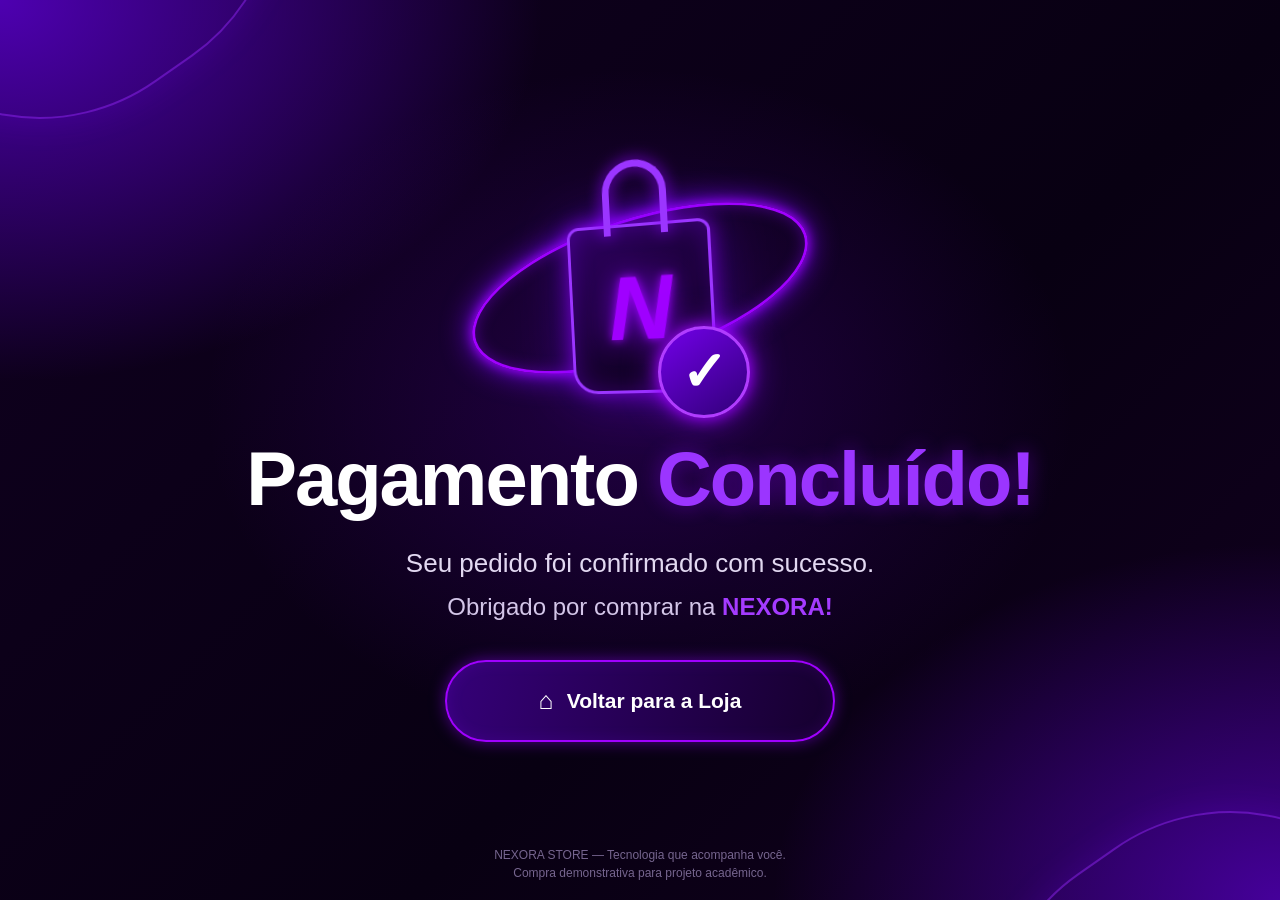
<file: nexora/comfirmação.html>
<!DOCTYPE html>
<html lang="pt-br">

<head>
    <meta charset="UTF-8">
    <meta name="viewport" content="width=device-width, initial-scale=1.0">

    <title>Pedido confirmado | NEXORA</title>

    <link href="https://cdn.jsdelivr.net/npm/bootstrap@5.3.3/dist/css/bootstrap.min.css" rel="stylesheet">

    <style>
        * {
            box-sizing: border-box;
        }

        body {
            margin: 0;
            min-height: 100vh;
            font-family: Arial, sans-serif;
            color: white;
            background: #090015;
        }

        /* FUNDO PRINCIPAL */

        .confirmacao-page {
            min-height: 100vh;
            position: relative;
            overflow: hidden;
            display: flex;
            align-items: center;
            justify-content: center;
            padding: 50px 20px;
            background:
                radial-gradient(ellipse at 50% 45%, rgba(94, 0, 190, 0.28), transparent 48%),
                radial-gradient(ellipse at 0% 0%, rgba(111, 0, 255, 0.65), transparent 30%),
                radial-gradient(ellipse at 100% 100%, rgba(111, 0, 255, 0.55), transparent 28%),
                linear-gradient(135deg, #100020, #080012 60%, #120020);
        }

        /* DETALHES DE LUZ NAS EXTREMIDADES */

        .luz-fundo {
            position: absolute;
            width: 450px;
            height: 450px;
            border: 2px solid rgba(153, 40, 255, 0.45);
            border-radius: 45%;
            transform: rotate(-35deg);
            pointer-events: none;
            box-shadow: 0 0 35px rgba(125, 0, 255, 0.15);
        }

        .luz-esquerda {
            top: -340px;
            left: -180px;
        }

        .luz-direita {
            bottom: -370px;
            right: -170px;
        }

        /* CONTEÚDO */

        .confirmacao-conteudo {
            position: relative;
            z-index: 2;
            width: 100%;
            max-width: 950px;
            text-align: center;
        }

        /* SACOLA */

        .sacola-area {
            position: relative;
            width: 220px;
            height: 260px;
            margin: 0 auto 15px;
            display: flex;
            justify-content: center;
            align-items: center;
        }

        .sacola-brilho {
            position: absolute;
            width: 350px;
            height: 140px;
            border: 3px solid #a000ff;
            border-radius: 50%;
            transform: rotate(-18deg);
            box-shadow:
                0 0 12px #a000ff,
                0 0 30px #7b00ff,
                inset 0 0 15px rgba(142, 0, 255, 0.4);
        }

        .sacola {
            position: relative;
            width: 145px;
            height: 170px;
            margin-top: 40px;
            border: 3px solid #9b35ff;
            border-radius: 12px 12px 25px 25px;
            background: linear-gradient(145deg, #300064, #100022 75%);
            transform: perspective(400px) rotateY(-8deg) rotateZ(-3deg);
            box-shadow:
                0 0 20px rgba(145, 0, 255, 0.7),
                0 0 55px rgba(111, 0, 255, 0.4),
                inset 0 0 25px rgba(132, 0, 255, 0.3);
            display: flex;
            justify-content: center;
            align-items: center;
        }

        .sacola::before {
            content: "";
            position: absolute;
            width: 65px;
            height: 75px;
            top: -67px;
            left: 36px;
            border: 7px solid #9b35ff;
            border-bottom: none;
            border-radius: 45px 45px 0 0;
            filter: drop-shadow(0 0 8px #8d00ff);
        }

        .sacola-letra {
            font-size: 90px;
            font-weight: 900;
            font-style: italic;
            color: #a000ff;
            text-shadow:
                0 0 10px #a000ff,
                0 0 30px #8a00ff;
        }

        /* SÍMBOLO DE CONFIRMAÇÃO */

        .selo-confirmado {
            position: absolute;
            right: 0;
            bottom: 0;
            width: 92px;
            height: 92px;
            border-radius: 50%;
            background: linear-gradient(145deg, #7200e9, #310078);
            border: 3px solid #b13cff;
            display: flex;
            align-items: center;
            justify-content: center;
            color: white;
            font-size: 55px;
            font-weight: bold;
            box-shadow:
                0 0 15px #a000ff,
                0 0 35px rgba(139, 0, 255, 0.7);
        }

        /* TEXTOS */

        .confirmacao-titulo {
            font-size: clamp(38px, 7vw, 76px);
            font-weight: 900;
            letter-spacing: -2px;
            margin: 10px 0 18px;
            color: white;
        }

        .confirmacao-titulo span {
            color: #9b35ff;
            text-shadow: 0 0 20px rgba(140, 0, 255, 0.45);
        }

        .confirmacao-descricao {
            font-size: clamp(17px, 2.5vw, 26px);
            color: #e2d8f1;
            line-height: 1.6;
            margin-bottom: 5px;
        }

        .confirmacao-obrigado {
            font-size: clamp(16px, 2.2vw, 24px);
            color: #d3c5e8;
            margin-bottom: 35px;
        }

        .confirmacao-obrigado strong {
            color: #a43bff;
        }

        /* RESUMO DO PEDIDO */

        .pedido-resumo {
            display: none;
            max-width: 520px;
            margin: 25px auto;
            padding: 20px;
            background: rgba(39, 15, 69, 0.8);
            border: 1px solid rgba(157, 75, 255, 0.4);
            border-radius: 16px;
            text-align: left;
        }

        .pedido-resumo h3 {
            color: #c99aff;
            font-size: 17px;
            font-weight: 800;
            margin-bottom: 15px;
        }

        .pedido-resumo p {
            color: #d6c9e8;
            font-size: 14px;
            margin-bottom: 8px;
        }

        .pedido-resumo strong {
            color: white;
        }

        .pedido-produtos {
            border-top: 1px solid rgba(180, 130, 255, 0.25);
            margin-top: 13px;
            padding-top: 13px;
        }

        /* BOTÃO */

        .botao-loja {
            display: inline-flex;
            justify-content: center;
            align-items: center;
            gap: 13px;
            min-width: 390px;
            padding: 20px 35px;
            border: 2px solid #a000ff;
            border-radius: 60px;
            background: linear-gradient(100deg, #350078, #16002e);
            color: white;
            text-decoration: none;
            font-size: 21px;
            font-weight: 700;
            box-shadow:
                0 0 15px rgba(144, 0, 255, 0.5),
                inset 0 0 15px rgba(144, 0, 255, 0.15);
            transition: 0.3s;
        }

        .botao-loja:hover {
            background: linear-gradient(100deg, #7800ed, #350078);
            color: white;
            transform: translateY(-4px);
            box-shadow:
                0 0 20px rgba(144, 0, 255, 0.8),
                0 0 45px rgba(144, 0, 255, 0.35);
        }

        .botao-icone {
            font-size: 25px;
        }

        /* RODAPÉ */

        .confirmacao-footer {
            position: absolute;
            bottom: 18px;
            left: 0;
            width: 100%;
            text-align: center;
            color: #76658f;
            font-size: 12px;
            z-index: 2;
        }

        /* RESPONSIVIDADE */

        @media (max-width: 576px) {
            .confirmacao-page {
                padding: 35px 18px 65px;
            }

            .sacola-area {
                transform: scale(0.8);
                margin-bottom: -15px;
            }

            .confirmacao-titulo {
                letter-spacing: -1px;
            }

            .botao-loja {
                min-width: 0;
                width: 100%;
                padding: 17px 20px;
                font-size: 17px;
            }

            .confirmacao-footer {
                position: relative;
                bottom: auto;
                margin-top: 45px;
            }
        }
    </style>
</head>

<body>

    <main class="confirmacao-page">

        <div class="luz-fundo luz-esquerda"></div>
        <div class="luz-fundo luz-direita"></div>

        <div class="confirmacao-conteudo">

            <!-- ILUSTRAÇÃO DA SACOLA -->
            <div class="sacola-area">

                <div class="sacola-brilho"></div>

                <div class="sacola">
                    <span class="sacola-letra">N</span>
                </div>

                <div class="selo-confirmado">✓</div>

            </div>

            <!-- MENSAGEM -->
            <h1 class="confirmacao-titulo">
                Pagamento <span>Concluído!</span>
            </h1>

            <p class="confirmacao-descricao">
                Seu pedido foi confirmado com sucesso.
            </p>

            <p class="confirmacao-obrigado">
                Obrigado por comprar na <strong>NEXORA!</strong>
            </p>

            <!-- RESUMO DINÂMICO -->
            <div class="pedido-resumo" id="pedidoResumo">

                <h3>Detalhes da compra simulada</h3>

                <p>
                    <strong>Cliente:</strong>
                    <span id="pedidoCliente"></span>
                </p>

                <p>
                    <strong>Pagamento:</strong>
                    <span id="pedidoPagamento"></span>
                </p>

                <p>
                    <strong>Data:</strong>
                    <span id="pedidoData"></span>
                </p>

                <div class="pedido-produtos" id="pedidoProdutos"></div>

                <p class="mt-3 mb-0">
                    <strong>Total:</strong>
                    <span id="pedidoTotal"></span>
                </p>

            </div>

            <!-- VOLTAR PARA A LOJA -->
            <a href="catalogo.html" class="botao-loja">
                <span class="botao-icone">⌂</span>
                Voltar para a Loja
            </a>

        </div>

        <footer class="confirmacao-footer">
            NEXORA STORE — Tecnologia que acompanha você.
            <br>
            Compra demonstrativa para projeto acadêmico.
        </footer>

    </main>

    <script>
        function formatarDinheiro(valor) {
            return Number(valor).toLocaleString("pt-BR", {
                style: "currency",
                currency: "BRL"
            });
        }

        function escaparHTML(texto) {
            return String(texto).replace(/[&<>"']/g, function (caractere) {
                const caracteres = {
                    "&": "&amp;",
                    "<": "&lt;",
                    ">": "&gt;",
                    '"': "&quot;",
                    "'": "&#039;"
                };

                return caracteres[caractere];
            });
        }

        function carregarPedido() {
            const pedidoSalvo = sessionStorage.getItem("nexoraPedidoSimulado");

            if (!pedidoSalvo) {
                return;
            }

            try {
                const pedido = JSON.parse(pedidoSalvo);

                document.getElementById("pedidoResumo").style.display = "block";

                document.getElementById("pedidoCliente").textContent =
                    pedido.cliente?.nome || "Não informado";

                document.getElementById("pedidoPagamento").textContent =
                    pedido.pagamento || "Não informado";

                document.getElementById("pedidoData").textContent =
                    pedido.data || "Não informada";

                document.getElementById("pedidoTotal").textContent =
                    formatarDinheiro(pedido.total || 0);

                const areaProdutos = document.getElementById("pedidoProdutos");

                areaProdutos.innerHTML = "<p><strong>Produtos:</strong></p>";

                (pedido.produtos || []).forEach(function (produto) {
                    const linha = document.createElement("p");

                    const quantidade = Math.max(1, Number(produto.quantidade) || 1);
                    const preco = Number(produto.preco) || 0;

                    linha.textContent =
                        `${produto.nome} — ${quantidade} unidade(s) — ${formatarDinheiro(preco * quantidade)}`;

                    areaProdutos.appendChild(linha);
                });

                // Limpa o carrinho depois de recuperar os dados do pedido
                localStorage.removeItem("nexoraCarrinho");

                // Atualiza o contador do carrinho, caso exista
                if (typeof atualizarContadorCarrinho === "function") {
                    atualizarContadorCarrinho();
                }

            } catch (erro) {
                console.error("Não foi possível carregar os dados do pedido.", erro);
            }
        }

        carregarPedido();
    </script>

</body>
</html>
</file>
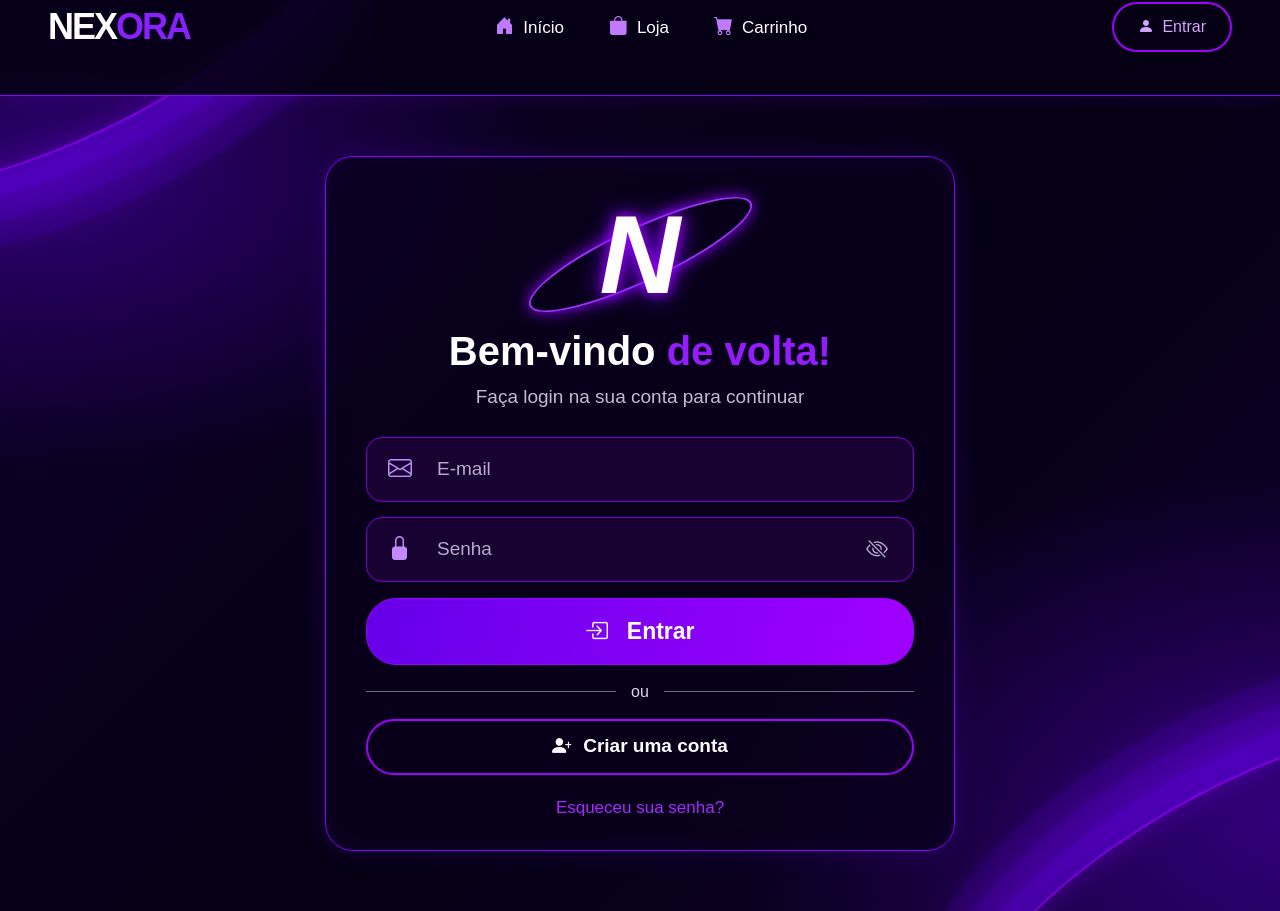
<file: nexora/login.html>
<!DOCTYPE html>
<html lang="pt-br">
<head>
    <meta charset="UTF-8">
    <meta name="viewport" content="width=device-width, initial-scale=1.0">

    <title>Login | NEXORA</title>

    <link href="https://cdn.jsdelivr.net/npm/bootstrap@5.3.3/dist/css/bootstrap.min.css" rel="stylesheet">
    <link rel="stylesheet" href="style.css">
    <link rel="stylesheet" href="https://cdn.jsdelivr.net/npm/bootstrap-icons@1.11.3/font/bootstrap-icons.min.css">

    <style>
        * {
            box-sizing: border-box;
        }

        body {
            margin: 0;
            min-height: 100vh;
            background: #080016;
            color: #fff;
            font-family: Arial, sans-serif;
        }

        .login-page {
            min-height: 100vh;
            position: relative;
            overflow: hidden;
            display: flex;
            flex-direction: column;
            background:
                radial-gradient(ellipse at 5% 20%, rgba(105, 0, 255, .35), transparent 28%),
                radial-gradient(ellipse at 100% 90%, rgba(105, 0, 255, .38), transparent 30%),
                linear-gradient(135deg, #10002b, #050014 55%, #10002b);
        }

        .login-page::before,
        .login-page::after {
            content: "";
            position: absolute;
            width: 650px;
            height: 260px;
            border: 2px solid rgba(145, 0, 255, .8);
            border-radius: 50%;
            transform: rotate(-28deg);
            pointer-events: none;
            filter: drop-shadow(0 0 12px #8500ff);
        }

        .login-page::before {
            top: -130px;
            left: -250px;
            box-shadow:
                0 25px 0 rgba(100, 0, 255, .15),
                0 50px 0 rgba(100, 0, 255, .12),
                0 75px 0 rgba(100, 0, 255, .10);
        }

        .login-page::after {
            right: -300px;
            bottom: -130px;
            box-shadow:
                0 -25px 0 rgba(100, 0, 255, .15),
                0 -50px 0 rgba(100, 0, 255, .12),
                0 -75px 0 rgba(100, 0, 255, .10);
        }

        .login-navbar {
            position: relative;
            z-index: 2;
            min-height: 96px;
            border-bottom: 1px solid #8300ff;
            background: rgba(5, 0, 20, .88);
            box-shadow: 0 2px 15px rgba(125, 0, 255, .15);
        }

        .login-brand {
            color: #fff;
            font-size: 36px;
            font-weight: 800;
            letter-spacing: -2px;
            text-decoration: none;
        }

        .login-brand span {
            color: #8b20ff;
        }

        .login-nav-links {
            display: flex;
            align-items: center;
            gap: 45px;
        }

        .login-nav-links a {
            color: #fff;
            text-decoration: none;
            font-size: 17px;
            transition: .3s;
        }

        .login-nav-links a:hover {
            color: #bd83ff;
        }

        .login-nav-links i {
            color: #c17aff;
            margin-right: 9px;
            font-size: 19px;
        }

        .login-enter-link {
            border: 2px solid #a000ff;
            border-radius: 30px;
            padding: 11px 24px;
            color: #d4a5ff;
            text-decoration: none;
            transition: .3s;
        }

        .login-enter-link:hover {
            background: #7900e8;
            color: white;
            box-shadow: 0 0 18px #7900e8;
        }

        .login-content {
            flex: 1;
            position: relative;
            z-index: 1;
            display: flex;
            align-items: center;
            justify-content: center;
            padding: 60px 20px;
        }

        .login-card {
            width: 100%;
            max-width: 630px;
            padding: 35px 40px 30px;
            border: 1px solid #8500ff;
            border-radius: 28px;
            background: rgba(9, 0, 28, .82);
            box-shadow:
                0 0 25px rgba(112, 0, 255, .18),
                inset 0 0 25px rgba(112, 0, 255, .08);
        }

        .login-symbol {
            width: 150px;
            height: 125px;
            margin: 0 auto 10px;
            display: flex;
            align-items: center;
            justify-content: center;
            position: relative;
        }

        .login-symbol::before {
            content: "";
            position: absolute;
            width: 245px;
            height: 55px;
            border: 2px solid #9d35ff;
            border-radius: 50%;
            transform: rotate(-25deg);
            box-shadow: 0 0 15px #8c00ff;
        }

        .login-symbol span {
            position: relative;
            z-index: 1;
            color: #fff;
            font-size: 112px;
            line-height: 1;
            font-weight: 900;
            font-style: italic;
            text-shadow: 0 0 12px #a000ff, 0 0 25px #7900ff;
        }

        .login-title {
            text-align: center;
            font-size: 40px;
            font-weight: 800;
            margin-bottom: 8px;
        }

        .login-title span {
            color: #941cff;
        }

        .login-subtitle {
            text-align: center;
            color: #c3bbd1;
            font-size: 19px;
            margin-bottom: 25px;
        }

        .login-field {
            position: relative;
            margin-bottom: 15px;
        }

        .login-field > i {
            position: absolute;
            left: 22px;
            top: 50%;
            transform: translateY(-50%);
            color: #c28aff;
            font-size: 24px;
            z-index: 1;
        }

        .login-input {
            width: 100%;
            height: 65px;
            padding: 12px 55px 12px 70px;
            border: 1px solid #7900d9;
            border-radius: 16px;
            background: rgba(35, 5, 70, .55);
            color: white;
            font-size: 19px;
            outline: none;
            transition: .3s;
        }

        .login-input::placeholder {
            color: #b7abc9;
        }

        .login-input:focus {
            border-color: #b13cff;
            box-shadow: 0 0 15px rgba(153, 0, 255, .35);
            background: rgba(42, 5, 80, .75);
            color: white;
        }

        .login-password-toggle {
            position: absolute;
            right: 20px;
            top: 50%;
            transform: translateY(-50%);
            border: none;
            background: transparent;
            color: #b7abc9;
            font-size: 22px;
            cursor: pointer;
        }

        .login-password-toggle:hover {
            color: #d7aaff;
        }

        .login-message {
            color: #ffb5b5;
        }

        .login-button {
            width: 100%;
            height: 67px;
            border: 1px solid #a000ff;
            border-radius: 30px;
            background: linear-gradient(100deg, #6500e9, #a000ff);
            color: white;
            font-size: 23px;
            font-weight: 700;
            transition: .3s;
        }

        .login-button:hover {
            transform: translateY(-2px);
            box-shadow: 0 0 22px rgba(151, 0, 255, .65);
            background: linear-gradient(100deg, #7900ff, #b52cff);
        }

        .login-button i {
            margin-right: 12px;
        }

        .login-divider {
            display: flex;
            align-items: center;
            gap: 15px;
            color: #ddd4e9;
            margin: 15px 0;
        }

        .login-divider::before,
        .login-divider::after {
            content: "";
            height: 1px;
            flex: 1;
            background: #746783;
        }

        .login-register {
            width: 100%;
            height: 56px;
            display: flex;
            align-items: center;
            justify-content: center;
            gap: 12px;
            border: 2px solid #a000ff;
            border-radius: 30px;
            color: white;
            text-decoration: none;
            font-size: 19px;
            font-weight: 600;
            transition: .3s;
        }

        .login-register:hover {
            background: rgba(128, 0, 255, .2);
            box-shadow: 0 0 15px rgba(128, 0, 255, .4);
            color: white;
        }

        .login-forgot {
            display: block;
            text-align: center;
            margin-top: 20px;
            color: #a52aff;
            text-decoration: none;
            font-size: 17px;
        }

        .login-forgot:hover {
            color: #d4a5ff;
            text-decoration: underline;
        }

        @media (max-width: 768px) {
            .login-navbar {
                padding: 15px 0;
            }

            .login-brand {
                font-size: 28px;
            }

            .login-nav-links {
                gap: 15px;
                margin-top: 15px;
                justify-content: center;
                flex-wrap: wrap;
            }

            .login-nav-links a {
                font-size: 14px;
            }

            .login-enter-link {
                display: none;
            }

            .login-card {
                padding: 25px 20px;
            }

            .login-title {
                font-size: 30px;
            }

            .login-subtitle {
                font-size: 16px;
            }

            .login-symbol span {
                font-size: 90px;
            }

            .login-input {
                height: 58px;
                font-size: 16px;
            }
        }
    </style>
</head>

<body>

<div class="login-page">

    <nav class="login-navbar">
        <div class="container-fluid px-4 px-lg-5 d-flex align-items-center justify-content-between flex-wrap">

            <a href="index.html" class="login-brand">
                NEX<span>ORA</span>
            </a>

            <div class="login-nav-links">
                <a href="index.html">
                    <i class="bi bi-house-door-fill"></i>Início
                </a>

                <a href="catalogo.html">
                    <i class="bi bi-bag-fill"></i>Loja
                </a>

                <a href="carrinho.html">
                    <i class="bi bi-cart-fill"></i>Carrinho
                </a>
            </div>

            <a href="login.html" class="login-enter-link">
                <i class="bi bi-person-fill me-2"></i>Entrar
            </a>

        </div>
    </nav>

    <main class="login-content">

        <div class="login-card">

            <div class="login-symbol">
                <span>N</span>
            </div>

            <h1 class="login-title">
                Bem-vindo <span>de volta!</span>
            </h1>

            <p class="login-subtitle">
                Faça login na sua conta para continuar
            </p>

            <form id="formLogin">

                <div class="login-field">
                    <i class="bi bi-envelope"></i>

                    <input
                        type="email"
                        class="login-input"
                        id="emailLogin"
                        placeholder="E-mail"
                        autocomplete="email"
                        required
                    >
                </div>

                <div class="login-field">
                    <i class="bi bi-lock-fill"></i>

                    <input
                        type="password"
                        class="login-input"
                        id="senhaLogin"
                        placeholder="Senha"
                        autocomplete="current-password"
                        required
                    >

                    <button
                        type="button"
                        class="login-password-toggle"
                        id="toggleSenha"
                        aria-label="Mostrar senha"
                    >
                        <i class="bi bi-eye-slash"></i>
                    </button>
                </div>

                <div id="mensagemLogin" class="login-message mb-3"></div>

                <button type="submit" class="login-button">
                    <i class="bi bi-box-arrow-in-right"></i>
                    Entrar
                </button>

            </form>

            <div class="login-divider">
                ou
            </div>

            <a href="cadastro.html" class="login-register">
                <i class="bi bi-person-plus-fill"></i>
                Criar uma conta
            </a>

            <a href="#" class="login-forgot">
                Esqueceu sua senha?
            </a>

        </div>

    </main>

</div>

<script src="https://cdn.jsdelivr.net/npm/bootstrap@5.3.3/dist/js/bootstrap.bundle.min.js"></script>
<script src="script.js"></script>

<script>
    const toggleSenha = document.getElementById("toggleSenha");
    const campoSenha = document.getElementById("senhaLogin");

    toggleSenha.addEventListener("click", function () {
        const senhaVisivel = campoSenha.type === "text";

        campoSenha.type = senhaVisivel ? "password" : "text";

        toggleSenha.innerHTML = senhaVisivel
            ? '<i class="bi bi-eye-slash"></i>'
            : '<i class="bi bi-eye"></i>';

        toggleSenha.setAttribute(
            "aria-label",
            senhaVisivel ? "Mostrar senha" : "Ocultar senha"
        );
    });
</script>

</body>
</html>
</file>
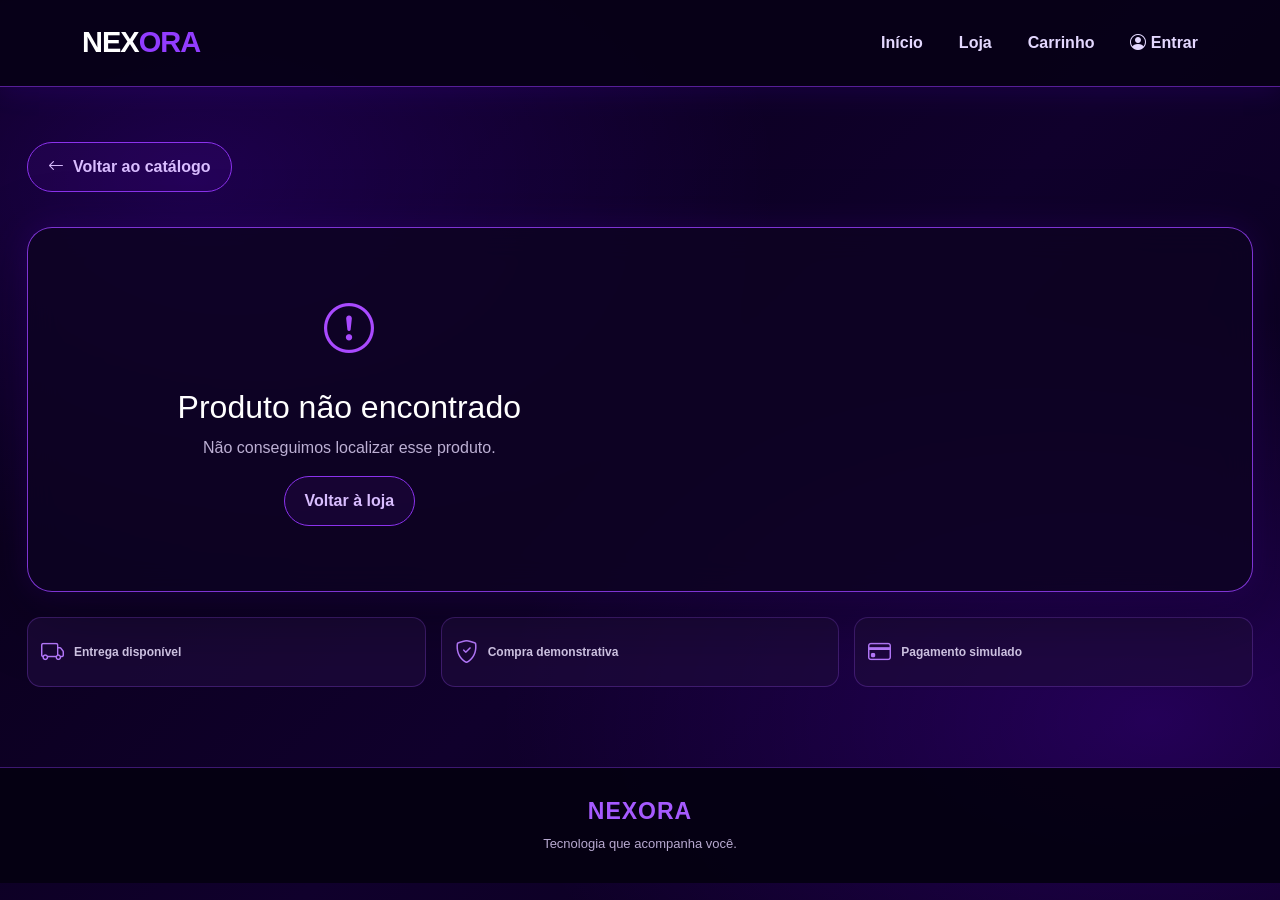
<file: nexora/produto.html>
<!DOCTYPE html>
<html lang="pt-br">

<head>
    <meta charset="UTF-8">
    <meta name="viewport" content="width=device-width, initial-scale=1.0">

    <title>Produto | NEXORA</title>

    <link href="https://cdn.jsdelivr.net/npm/bootstrap@5.3.3/dist/css/bootstrap.min.css" rel="stylesheet">

    <link href="https://cdn.jsdelivr.net/npm/bootstrap-icons@1.11.3/font/bootstrap-icons.min.css" rel="stylesheet">

    <style>
        * {
            margin: 0;
            padding: 0;
            box-sizing: border-box;
        }

        body {
            font-family: Arial, Helvetica, sans-serif;
            color: #ffffff;
            background:
                radial-gradient(ellipse at 15% 20%, rgba(100, 0, 255, 0.22), transparent 38%),
                radial-gradient(ellipse at 90% 80%, rgba(112, 0, 255, 0.25), transparent 40%),
                linear-gradient(135deg, #070014, #10002c 55%, #080019);
            min-height: 100vh;
            overflow-x: hidden;
        }

        .navbar-nexora {
            background: rgba(7, 0, 23, 0.94);
            border-bottom: 1px solid rgba(151, 55, 255, 0.55);
            padding: 16px 0;
            box-shadow: 0 5px 25px rgba(95, 0, 255, 0.12);
        }

        .navbar-brand {
            color: #ffffff !important;
            font-size: 29px;
            font-weight: 900;
            letter-spacing: -1px;
        }

        .navbar-brand span {
            color: #923cff;
        }

        .navbar-nexora .nav-link {
            color: #e4d8ff;
            font-weight: 600;
            transition: 0.3s;
            margin-left: 20px;
        }

        .navbar-nexora .nav-link:hover {
            color: #b77aff;
        }

        .produto-container {
            max-width: 1250px;
            padding-top: 55px;
            padding-bottom: 80px;
            position: relative;
            z-index: 2;
        }

        .botao-voltar {
            display: inline-flex;
            align-items: center;
            gap: 9px;
            padding: 12px 20px;
            border: 1px solid #8b32ed;
            border-radius: 30px;
            color: #d9bdff;
            text-decoration: none;
            font-weight: 600;
            background: rgba(88, 20, 170, 0.12);
            transition: 0.3s;
        }

        .botao-voltar:hover {
            background: #7421d9;
            color: #ffffff;
            box-shadow: 0 0 20px rgba(137, 45, 255, 0.35);
            transform: translateX(-3px);
        }

        .produto-detalhe {
            display: grid;
            grid-template-columns: 1.05fr 0.95fr;
            margin-top: 35px;
            border: 1px solid rgba(155, 66, 255, 0.8);
            border-radius: 25px;
            overflow: hidden;
            background: rgba(13, 3, 34, 0.86);
            box-shadow:
                0 0 30px rgba(112, 0, 255, 0.15),
                0 20px 70px rgba(0, 0, 0, 0.35);
            backdrop-filter: blur(15px);
        }

        .produto-imagem-area {
            min-height: 510px;
            position: relative;
            display: flex;
            align-items: center;
            justify-content: center;
            padding: 35px;
            overflow: hidden;
            background:
                radial-gradient(ellipse at center, rgba(119, 34, 255, 0.35), transparent 65%),
                linear-gradient(145deg, #180039, #080019);
        }

        .produto-imagem-area::before {
            content: "";
            position: absolute;
            width: 330px;
            height: 330px;
            border: 1px solid rgba(173, 94, 255, 0.3);
            border-radius: 50%;
            box-shadow:
                0 0 40px rgba(119, 34, 255, 0.2),
                inset 0 0 40px rgba(119, 34, 255, 0.1);
        }

        .produto-imagem {
            position: relative;
            z-index: 1;
            width: 100%;
            max-height: 430px;
            object-fit: contain;
            filter: drop-shadow(0 15px 25px rgba(0, 0, 0, 0.55));
            transition: transform 0.5s ease;
        }

        .produto-imagem:hover {
            transform: scale(1.06);
        }

        .imagem-etiqueta {
            position: absolute;
            top: 25px;
            left: 25px;
            z-index: 2;
            padding: 9px 16px;
            border-radius: 30px;
            background: linear-gradient(135deg, #9c35ff, #6712df);
            color: white;
            font-size: 11px;
            font-weight: 800;
            letter-spacing: 1.5px;
            box-shadow: 0 0 20px rgba(135, 40, 255, 0.4);
        }

        .produto-informacoes {
            padding: 48px 42px;
            display: flex;
            flex-direction: column;
            justify-content: center;
        }

        .produto-categoria-detalhe {
            color: #b67aff;
            font-size: 12px;
            font-weight: 800;
            letter-spacing: 3px;
            text-transform: uppercase;
        }

        .produto-titulo-detalhe {
            color: #ffffff;
            font-size: clamp(27px, 3vw, 39px);
            font-weight: 900;
            line-height: 1.15;
            margin: 16px 0;
        }

        .linha-destaque {
            width: 65px;
            height: 4px;
            border-radius: 10px;
            background: linear-gradient(90deg, #8b28ff, #d17aff);
            margin-bottom: 22px;
        }

        .produto-descricao-detalhe {
            color: #c3b7d9;
            font-size: 15px;
            line-height: 1.8;
            margin-bottom: 25px;
        }

        .produto-preco-detalhe {
            color: #bd80ff;
            font-size: 36px;
            font-weight: 900;
            margin-top: 5px;
        }

        .produto-parcela-detalhe {
            color: #c8bddb;
            font-size: 14px;
            margin-top: 4px;
        }

        .produto-entrega {
            display: inline-flex;
            align-items: center;
            gap: 9px;
            width: fit-content;
            margin-top: 23px;
            padding: 11px 15px;
            border: 1px solid rgba(67, 205, 139, 0.3);
            border-radius: 10px;
            background: rgba(31, 150, 91, 0.12);
            color: #78e4ae;
            font-size: 13px;
            font-weight: 600;
        }

        .botao-comprar {
            width: 100%;
            margin-top: 28px;
            padding: 17px;
            border: 1px solid #a43cff;
            border-radius: 15px;
            background: linear-gradient(110deg, #8b20ff, #6100dc);
            color: #ffffff;
            font-size: 16px;
            font-weight: 800;
            cursor: pointer;
            box-shadow: 0 8px 25px rgba(112, 0, 255, 0.3);
            transition: 0.3s;
        }

        .botao-comprar:hover {
            background: linear-gradient(110deg, #a747ff, #7a18f2);
            transform: translateY(-4px);
            box-shadow: 0 12px 30px rgba(137, 45, 255, 0.5);
        }

        .botao-comprar:active {
            transform: scale(0.98);
        }

        .seguranca-compra {
            display: flex;
            justify-content: center;
            align-items: center;
            gap: 9px;
            margin-top: 19px;
            color: #a99cbe;
            font-size: 12px;
            text-align: center;
        }

        .seguranca-compra i {
            color: #b77aff;
            font-size: 16px;
        }

        .produto-beneficios {
            display: grid;
            grid-template-columns: repeat(3, 1fr);
            gap: 15px;
            margin-top: 25px;
        }

        .beneficio-item {
            display: flex;
            align-items: center;
            gap: 10px;
            padding: 17px 13px;
            border: 1px solid rgba(145, 76, 230, 0.3);
            border-radius: 14px;
            background: rgba(31, 11, 61, 0.7);
        }

        .beneficio-item i {
            color: #b77aff;
            font-size: 23px;
        }

        .beneficio-item span {
            color: #d4c8e9;
            font-size: 12px;
            font-weight: 600;
        }

        .produto-erro {
            padding: 65px 25px;
            text-align: center;
        }

        .produto-erro i {
            color: #a94aff;
            font-size: 50px;
        }

        .produto-erro h2 {
            color: white;
            margin: 20px 0 10px;
        }

        .produto-erro p {
            color: #bdb0d4;
        }

        .rodape {
            padding: 30px 15px;
            background: rgba(5, 0, 17, 0.95);
            border-top: 1px solid rgba(145, 60, 255, 0.4);
            color: #b8a9d0;
            text-align: center;
        }

        .rodape h4 {
            color: #a65aff;
            font-size: 23px;
            font-weight: 900;
            letter-spacing: 1px;
        }

        .rodape p {
            margin: 7px 0 0;
            font-size: 13px;
        }

        @media (max-width: 991px) {
            .produto-detalhe {
                grid-template-columns: 1fr;
            }

            .produto-imagem-area {
                min-height: 390px;
            }

            .produto-imagem {
                max-height: 340px;
            }
        }

        @media (max-width: 576px) {
            .navbar-brand {
                font-size: 24px;
            }

            .navbar-nexora .nav-link {
                margin-left: 0;
                font-size: 13px;
            }

            .produto-container {
                padding-top: 35px;
                padding-bottom: 45px;
            }

            .produto-imagem-area {
                min-height: 280px;
                padding: 25px;
            }

            .produto-imagem {
                max-height: 240px;
            }

            .produto-informacoes {
                padding: 30px 23px;
            }

            .produto-titulo-detalhe {
                font-size: 27px;
            }

            .produto-preco-detalhe {
                font-size: 30px;
            }

            .produto-beneficios {
                grid-template-columns: 1fr;
            }
        }
    </style>
</head>

<body>

    <nav class="navbar navbar-expand-lg navbar-dark navbar-nexora">
        <div class="container">

            <a class="navbar-brand" href="index.html">
                NEX<span>ORA</span>
            </a>

            <div class="ms-auto d-flex align-items-center gap-3">
                <a class="nav-link" href="index.html">Início</a>
                <a class="nav-link" href="catalogo.html">Loja</a>
                <a class="nav-link" href="carrinho.html">Carrinho</a>
                <a class="nav-link" href="login.html">
                    <i class="bi bi-person-circle"></i> Entrar
                </a>
            </div>

        </div>
    </nav>

    <main class="container produto-container">

        <a href="catalogo.html" class="botao-voltar">
            <i class="bi bi-arrow-left"></i>
            Voltar ao catálogo
        </a>

        <div id="detalhesProduto" class="produto-detalhe">

            <div class="produto-erro">
                <p>Carregando produto...</p>
            </div>

        </div>

        <div class="produto-beneficios">

            <div class="beneficio-item">
                <i class="bi bi-truck"></i>
                <span>Entrega disponível</span>
            </div>

            <div class="beneficio-item">
                <i class="bi bi-shield-check"></i>
                <span>Compra demonstrativa</span>
            </div>

            <div class="beneficio-item">
                <i class="bi bi-credit-card"></i>
                <span>Pagamento simulado</span>
            </div>

        </div>

    </main>

    <footer class="rodape">
        <h4>NEXORA</h4>
        <p>Tecnologia que acompanha você.</p>
    </footer>

    <script src="script.js"></script>

    <script>
        const produtos = {
            "notebook-pro": {
                nome: "Lenovo IdeaPad Slim 3",
                categoria: "NOTEBOOK",
                descricao: "Notebook para produtividade, estudos e tarefas do dia a dia. Uma opção versátil para acompanhar sua rotina.",
                preco: 3499,
                imagem: "https://images.unsplash.com/photo-1496181133206-80ce9b88a853",
                parcela: "12x de R$ 291,58 sem juros"
            },

            "notebook-ultra": {
                nome: "Acer Aspire 5",
                categoria: "NOTEBOOK",
                descricao: "Notebook versátil para estudos, trabalho e entretenimento. Ideal para diferentes atividades do cotidiano.",
                preco: 4299,
                imagem: "https://images.unsplash.com/photo-1496181133206-80ce9b88a853",
                parcela: "12x de R$ 358,25 sem juros"
            },

            "smartphone-x": {
                nome: "Apple iPhone 13",
                categoria: "SMARTPHONE",
                descricao: "Smartphone Apple com design moderno, ótimo desempenho e câmeras de qualidade.",
                preco: 1899,
                imagem: "https://images.unsplash.com/photo-1511707171634-5f897ff02aa9",
                parcela: "12x de R$ 158,25 sem juros"
            },

            "smartphone-plus": {
                nome: "Apple iPhone 14",
                categoria: "SMARTPHONE",
                descricao: "Smartphone Apple com recursos modernos, câmeras avançadas e ótimo desempenho.",
                preco: 2499,
                imagem: "https://images.unsplash.com/photo-1592899677977-9c10ca588bbd",
                parcela: "12x de R$ 208,25 sem juros"
            }
        };

        const parametros = new URLSearchParams(window.location.search);
        const idProduto = parametros.get("id");

        const produto = produtos[idProduto];
        const areaDetalhes = document.getElementById("detalhesProduto");

        function formatarValor(valor) {
            return Number(valor).toLocaleString("pt-BR", {
                style: "currency",
                currency: "BRL"
            });
        }

        if (!produto) {

            areaDetalhes.innerHTML = `
                <div class="produto-erro">
                    <i class="bi bi-exclamation-circle"></i>
                    <h2>Produto não encontrado</h2>
                    <p>Não conseguimos localizar esse produto.</p>
                    <a href="catalogo.html" class="botao-voltar">
                        Voltar à loja
                    </a>
                </div>
            `;

        } else {

            areaDetalhes.innerHTML = `
                <div class="produto-imagem-area">

                    <span class="imagem-etiqueta">
                        NEXORA STORE
                    </span>

                    <img
                        src="${produto.imagem}"
                        alt="${produto.nome}"
                        class="produto-imagem"
                    >

                </div>

                <div class="produto-informacoes">

                    <span class="produto-categoria-detalhe">
                        ${produto.categoria}
                    </span>

                    <h1 class="produto-titulo-detalhe">
                        ${produto.nome}
                    </h1>

                    <div class="linha-destaque"></div>

                    <p class="produto-descricao-detalhe">
                        ${produto.descricao}
                    </p>

                    <div class="produto-preco-detalhe">
                        ${formatarValor(produto.preco)}
                    </div>

                    <p class="produto-parcela-detalhe">
                        ou ${produto.parcela}
                    </p>

                    <div class="produto-entrega">
                        <i class="bi bi-check-circle-fill"></i>
                        Entrega disponível
                    </div>

                    <button
                        type="button"
                        class="botao-comprar"
                        id="adicionarProdutoDetalhe"
                    >
                        <i class="bi bi-cart-plus"></i>
                        Adicionar ao carrinho
                    </button>

                    <div class="seguranca-compra">
                        <i class="bi bi-shield-lock"></i>
                        Ambiente demonstrativo da NEXORA
                    </div>

                </div>
            `;

            document.getElementById("adicionarProdutoDetalhe")
                .addEventListener("click", function () {

                    if (typeof adicionarProduto === "function") {

                        adicionarProduto(
                            idProduto,
                            produto.nome,
                            produto.preco
                        );

                    } else {

                        const chave = "nexoraCarrinho";

                        let carrinho = JSON.parse(
                            localStorage.getItem(chave) || "[]"
                        );

                        const existente = carrinho.find(
                            item => item.id === idProduto
                        );

                        if (existente) {
                            existente.quantidade++;
                        } else {
                            carrinho.push({
                                id: idProduto,
                                nome: produto.nome,
                                preco: produto.preco,
                                quantidade: 1
                            });
                        }

                        localStorage.setItem(
                            chave,
                            JSON.stringify(carrinho)
                        );
                    }

                    this.innerHTML = `
                        <i class="bi bi-check-circle-fill"></i>
                        Adicionado ao carrinho
                    `;

                });

        }
    </script>

</body>
</html>
</file>
<file: nexora/style.css>
/* =========================================
   NEXORA - ESTILO GERAL
========================================= */

:root {
    --roxo: #7546cf;
    --roxo-escuro: #6035b5;
    --roxo-claro: #eee7ff;
    --lilas: #f7f5ff;
    --texto: #292044;
    --texto-secundario: #89839d;
    --borda: #e8e0f7;
}

* {
    box-sizing: border-box;
}

html {
    scroll-behavior: smooth;
}

body {
    margin: 0;
    background: var(--lilas);
    color: var(--texto);
    font-family: Arial, Helvetica, sans-serif;
}

a {
    text-decoration: none;
}

img {
    max-width: 100%;
}

/* =========================================
   MENU PRINCIPAL
========================================= */

.navbar-nexora {
    background: white;
    border-bottom: 1px solid var(--borda);
    box-shadow: 0 3px 15px rgba(70, 40, 120, 0.05);
    padding: 15px 0;
    position: relative;
    z-index: 100;
}

.navbar-nexora .container {
    display: flex;
    align-items: center;
}

.logo-nexora,
.navbar-nexora .navbar-brand {
    color: var(--roxo);
    font-size: 24px;
    font-weight: 800;
    letter-spacing: 1px;
}

.logo-nexora:hover,
.navbar-nexora .navbar-brand:hover {
    color: var(--roxo-escuro);
}

.logo-simbolo {
    display: inline-flex;
    align-items: center;
    justify-content: center;
    margin-right: 5px;
}

.navbar-nexora .nav-link {
    color: #5c5475;
    font-weight: 500;
    transition: 0.3s;
}

.navbar-nexora .nav-link:hover,
.navbar-nexora .nav-link.active {
    color: var(--roxo);
}

.menu-principal {
    gap: 8px;
}

.menu-acoes {
    display: flex;
    align-items: center;
    justify-content: center;
    gap: 12px;
}

.pesquisa-menu {
    display: flex;
    align-items: center;
    gap: 8px;
    padding: 10px 14px;
    background: #f8f5ff;
    border: 1px solid var(--borda);
    border-radius: 12px;
    color: #74658f;
    font-size: 14px;
    transition: 0.3s;
}

.pesquisa-menu:hover {
    background: var(--roxo-claro);
    border-color: #cbb8f5;
    color: var(--roxo);
}

.lupa {
    color: var(--roxo);
    font-size: 20px;
}

.icone-menu {
    display: flex;
    align-items: center;
    justify-content: center;
    width: 42px;
    height: 42px;
    background: #f8f5ff;
    border: 1px solid var(--borda);
    border-radius: 12px;
    color: var(--roxo);
    font-size: 20px;
    transition: 0.3s;
}

.icone-menu:hover {
    background: var(--roxo-claro);
    transform: translateY(-2px);
}

.navbar-toggler {
    border-color: var(--borda);
}

.navbar-toggler-icon {
    filter: none;
}

/* =========================================
   BANNER PRINCIPAL
========================================= */

.banner-arte {
    width: 100%;
    overflow: hidden;
    background: #171044;
}

.banner-arte a {
    display: block;
    width: 100%;
}

.banner-imagem-completa {
    display: block;
    width: 100%;
    height: auto;
    object-fit: contain;
}

/* =========================================
   BENEFÍCIOS
========================================= */

.beneficios {
    padding-top: 35px;
    padding-bottom: 20px;
}

.beneficio-card {
    display: flex;
    align-items: center;
    gap: 16px;
    height: 100%;
    padding: 22px;
    background: white;
    border: 1px solid var(--borda);
    border-radius: 16px;
    transition: 0.3s;
}

.beneficio-card:hover {
    transform: translateY(-4px);
    box-shadow: 0 10px 25px rgba(90, 60, 150, 0.08);
}

.beneficio-icone {
    display: flex;
    align-items: center;
    justify-content: center;
    min-width: 48px;
    height: 48px;
    background: var(--roxo-claro);
    border-radius: 13px;
    font-size: 23px;
}

.beneficio-card h5 {
    font-size: 17px;
    font-weight: 700;
    margin-bottom: 5px;
    color: var(--texto);
}

.beneficio-card p {
    color: var(--texto-secundario);
    margin: 0;
    font-size: 14px;
}

/* =========================================
   SEÇÕES
========================================= */

.secao {
    padding-top: 60px;
    padding-bottom: 60px;
}

.etiqueta {
    display: inline-block;
    padding: 8px 16px;
    margin-bottom: 14px;
    background: var(--roxo-claro);
    color: var(--roxo);
    border-radius: 30px;
    font-size: 12px;
    font-weight: 800;
    letter-spacing: 1.5px;
}

.titulo-secao {
    color: var(--texto);
    font-size: 34px;
    font-weight: 800;
    margin-bottom: 12px;
}

.texto-secundario {
    color: var(--texto-secundario);
    font-size: 16px;
}

/* =========================================
   CATEGORIAS
========================================= */

.categoria-card {
    position: relative;
    overflow: hidden;
    min-height: 230px;
    height: 100%;
    padding: 35px;
    border: 1px solid var(--borda);
    border-radius: 22px;
    background: white;
    box-shadow: 0 8px 25px rgba(90, 60, 150, 0.06);
    transition: 0.3s;
}

.categoria-card:hover {
    transform: translateY(-6px);
    box-shadow: 0 18px 35px rgba(90, 60, 150, 0.12);
}

.categoria-card h3 {
    font-size: 27px;
    font-weight: 800;
    color: var(--texto);
    margin-bottom: 12px;
}

.categoria-card p {
    color: var(--texto-secundario);
    margin-bottom: 25px;
    line-height: 1.7;
}

.categoria-roxa {
    background: linear-gradient(135deg, #7546cf, #9c7ae8);
    border: none;
}

.categoria-roxa h3,
.categoria-roxa p {
    color: white;
}

.categoria-roxa .btn-outline-nexora {
    color: white;
    border-color: white;
}

.categoria-roxa .btn-outline-nexora:hover {
    background: white;
    color: var(--roxo);
}

/* =========================================
   BOTÕES NEXORA
========================================= */

.btn-nexora {
    display: inline-block;
    background: linear-gradient(135deg, #7546cf, #9873e6);
    color: white;
    border: none;
    border-radius: 11px;
    padding: 12px 22px;
    font-weight: 700;
    transition: 0.3s;
}

.btn-nexora:hover {
    background: var(--roxo-escuro);
    color: white;
    transform: translateY(-2px);
    box-shadow: 0 8px 20px rgba(117, 70, 207, 0.25);
}

.btn-outline-nexora {
    display: inline-block;
    background: transparent;
    color: var(--roxo);
    border: 1px solid var(--roxo);
    border-radius: 11px;
    padding: 11px 20px;
    font-weight: 700;
    transition: 0.3s;
}

.btn-outline-nexora:hover {
    background: var(--roxo);
    color: white;
}

/* =========================================
   BOTÃO ADICIONAR AO CARRINHO
========================================= */

.btn-adicionar-carrinho {
    display: block;
    width: 100%;
    padding: 12px 16px;
    margin-top: 10px;
    border: none;
    border-radius: 12px;
    background: linear-gradient(135deg, #eee7ff, #e2d5ff);
    color: #7044c8;
    font-size: 14px;
    font-weight: 700;
    cursor: pointer;
    transition: 0.3s;
}

.btn-adicionar-carrinho:hover {
    background: linear-gradient(135deg, #7546cf, #6035b5);
    color: white;
    transform: translateY(-2px);
    box-shadow: 0 7px 18px rgba(117, 70, 207, 0.22);
}

.btn-adicionar-carrinho:active {
    transform: scale(0.98);
}

/* =========================================
   PRODUTOS EM DESTAQUE
========================================= */

.produto-card {
    overflow: hidden;
    height: 100%;
    background: white;
    border: 1px solid var(--borda);
    border-radius: 20px;
    box-shadow: 0 8px 25px rgba(90, 60, 150, 0.06);
    transition: 0.3s;
}

.produto-card:hover {
    transform: translateY(-7px);
    border-color: #cbb8f5;
    box-shadow: 0 18px 40px rgba(90, 60, 150, 0.14);
}

.produto-card .card-img-top {
    width: 100%;
    height: 240px;
    object-fit: cover;
    background: #f2edff;
}

.produto-card .card-body {
    display: flex;
    flex-direction: column;
    padding: 22px;
}

.produto-categoria {
    display: inline-block;
    align-self: flex-start;
    color: var(--roxo);
    background: var(--roxo-claro);
    border-radius: 30px;
    padding: 6px 12px;
    font-size: 11px;
    font-weight: 800;
    letter-spacing: 1px;
    margin-bottom: 12px;
}

.produto-card .card-title {
    font-size: 20px;
    font-weight: 800;
    color: var(--texto);
}

.produto-card .card-text {
    color: var(--texto-secundario);
    line-height: 1.6;
}

.preco {
    color: var(--roxo);
    font-size: 23px;
    font-weight: 800;
    margin: 15px 0;
}

/* =========================================
   CATÁLOGO
========================================= */

.catalogo-card {
    border: 1px solid var(--borda);
    box-shadow: 0 8px 25px rgba(90, 60, 150, 0.08);
    transition: 0.3s;
}

.catalogo-card:hover {
    border-color: #cbb8f5;
    box-shadow: 0 18px 40px rgba(90, 60, 150, 0.16);
}

.catalogo-card-imagem {
    background: linear-gradient(135deg, #f4f0ff, #e9e2fa);
}

.catalogo-card-imagem img {
    object-fit: cover;
}

.btn-catalogo {
    box-shadow: 0 5px 15px rgba(117, 70, 207, 0.2);
}

.btn-catalogo:hover {
    box-shadow: 0 8px 20px rgba(117, 70, 207, 0.3);
}

.catalogo-search:focus-within {
    border-color: #a889e9;
    box-shadow: 0 0 0 4px rgba(137, 100, 220, 0.12);
}

.filtro-btn {
    transition: background 0.25s, color 0.25s, transform 0.25s;
}

.filtro-btn:hover {
    transform: translateX(4px);
}

.filtro-btn.ativo {
    background: linear-gradient(135deg, #eee7ff, #e4d9ff);
    color: #7044c8;
}

/* =========================================
   RODAPÉ
========================================= */

.rodape {
    background: #211936;
    color: white;
    padding: 40px 0;
    margin-top: 30px;
}

.rodape h4 {
    color: white;
    font-weight: 800;
    letter-spacing: 2px;
    margin-bottom: 15px;
}

.rodape p {
    color: #c8bde5;
}

/* =========================================
   RESPONSIVIDADE
========================================= */

@media (max-width: 991px) {
    .menu-principal {
        margin-top: 15px;
        align-items: flex-start;
    }

    .menu-acoes {
        margin-top: 15px;
        margin-bottom: 10px;
        justify-content: flex-start;
        flex-wrap: wrap;
    }

    .secao {
        padding-top: 40px;
        padding-bottom: 40px;
    }

    .titulo-secao {
        font-size: 29px;
    }
}

@media (max-width: 576px) {
    .logo-nexora {
        font-size: 21px;
    }

    .beneficio-card {
        padding: 18px;
    }

    .categoria-card {
        padding: 25px;
        min-height: auto;
    }

    .produto-card .card-img-top {
        height: 200px;
    }

    .titulo-secao {
        font-size: 25px;
    }

    .secao {
        padding-top: 30px;
        padding-bottom: 30px;
    }
}
</file>
